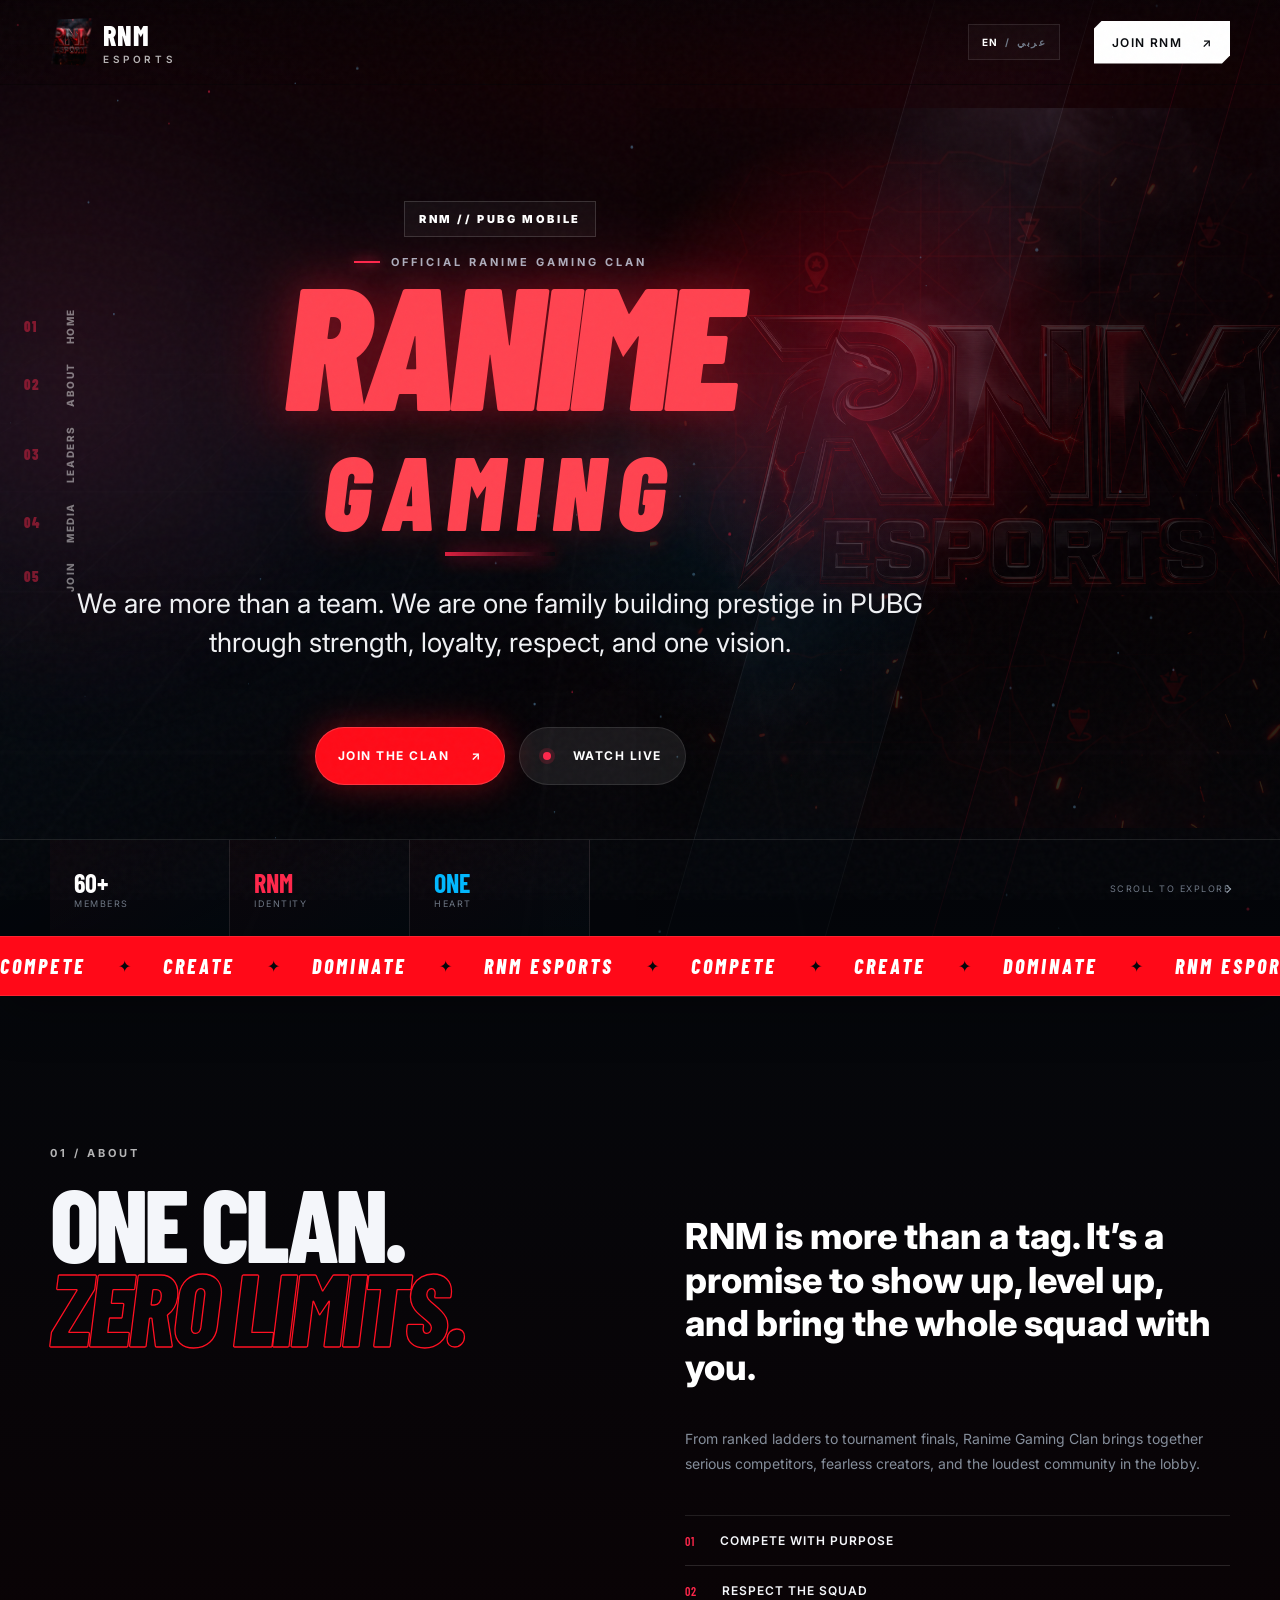
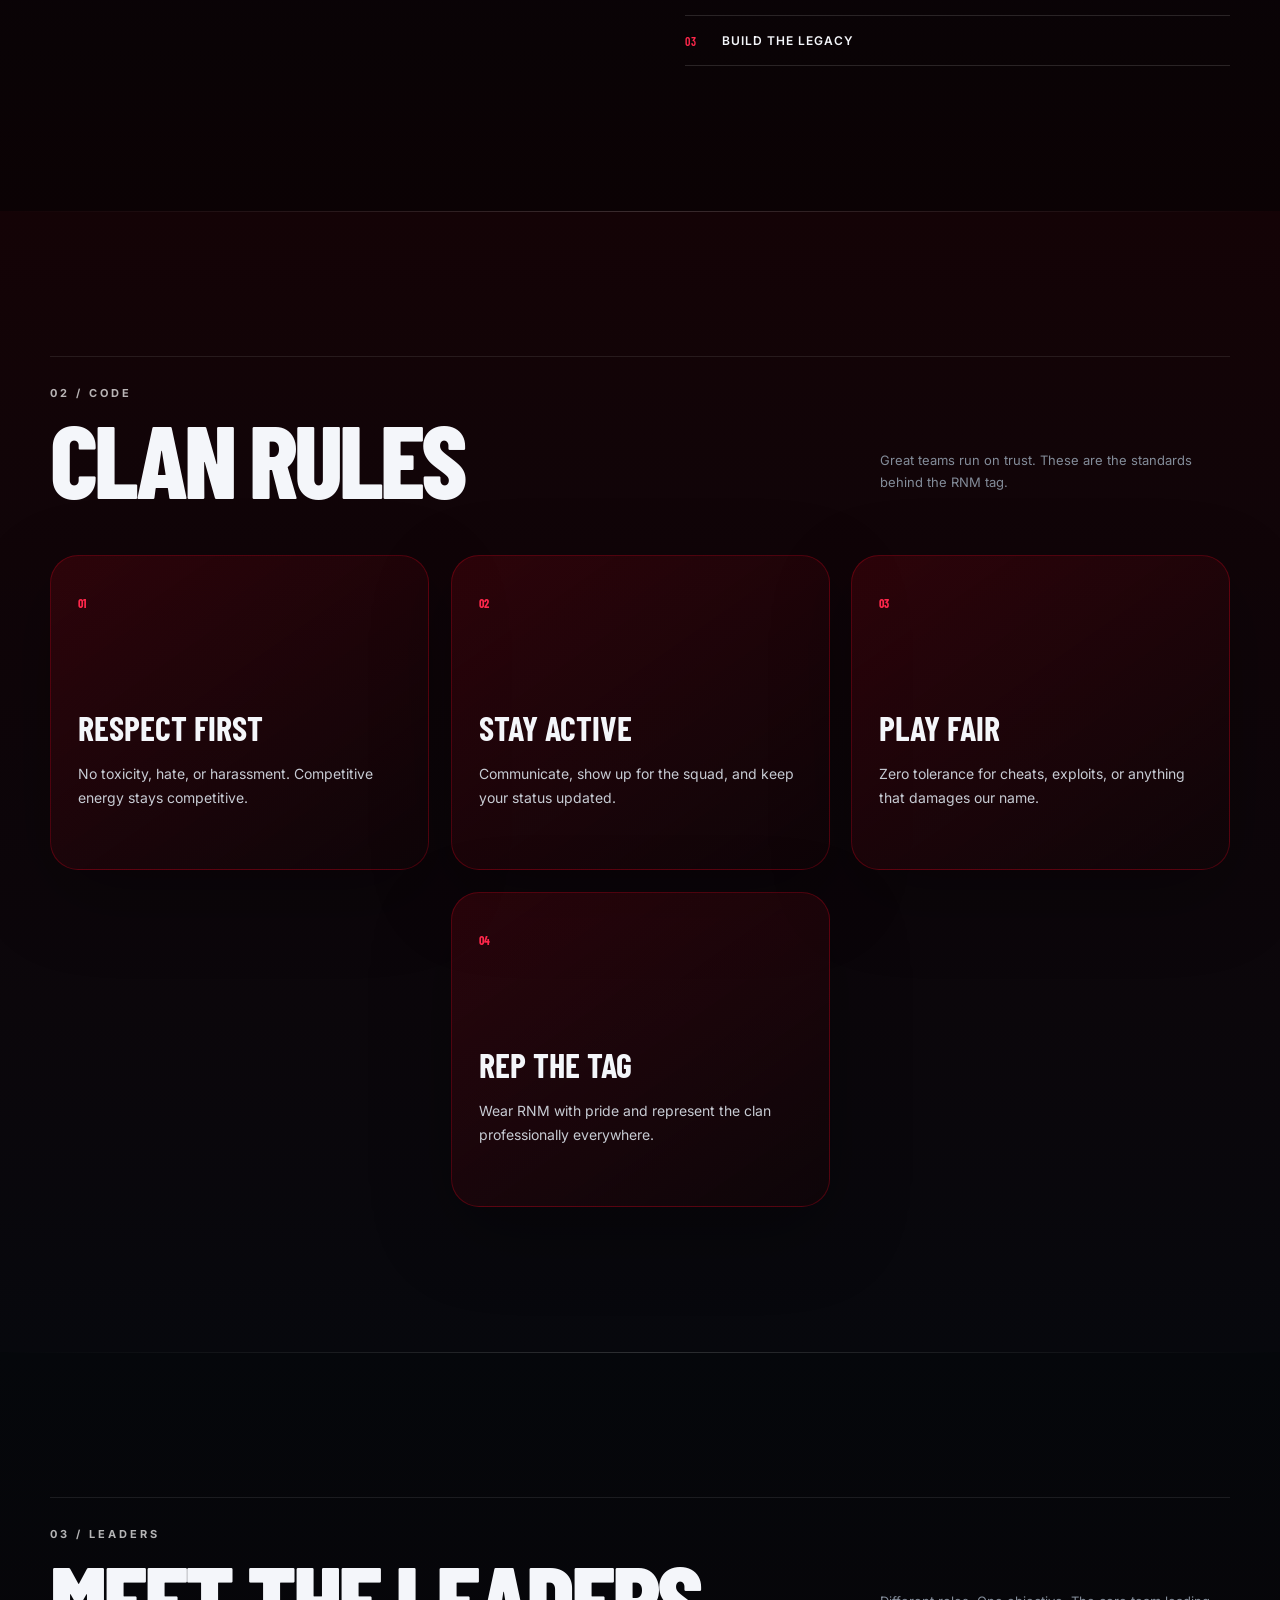
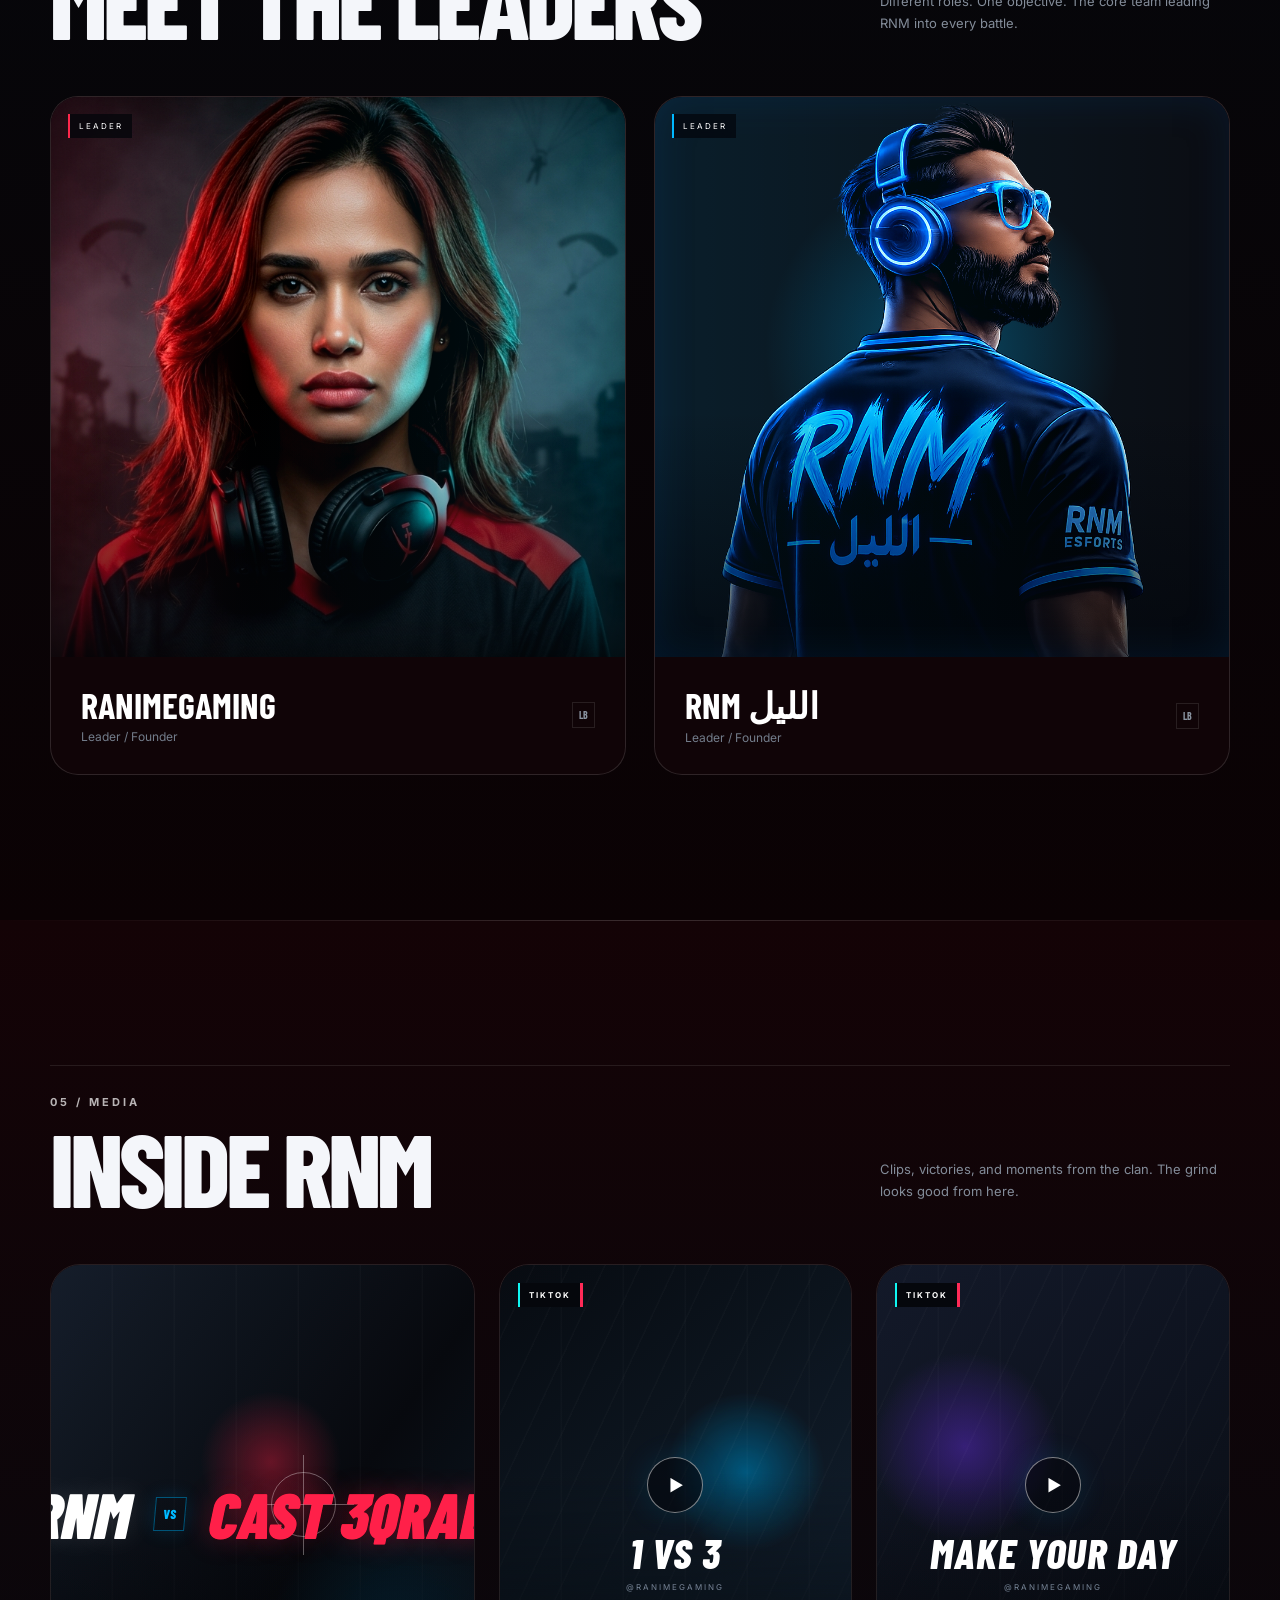
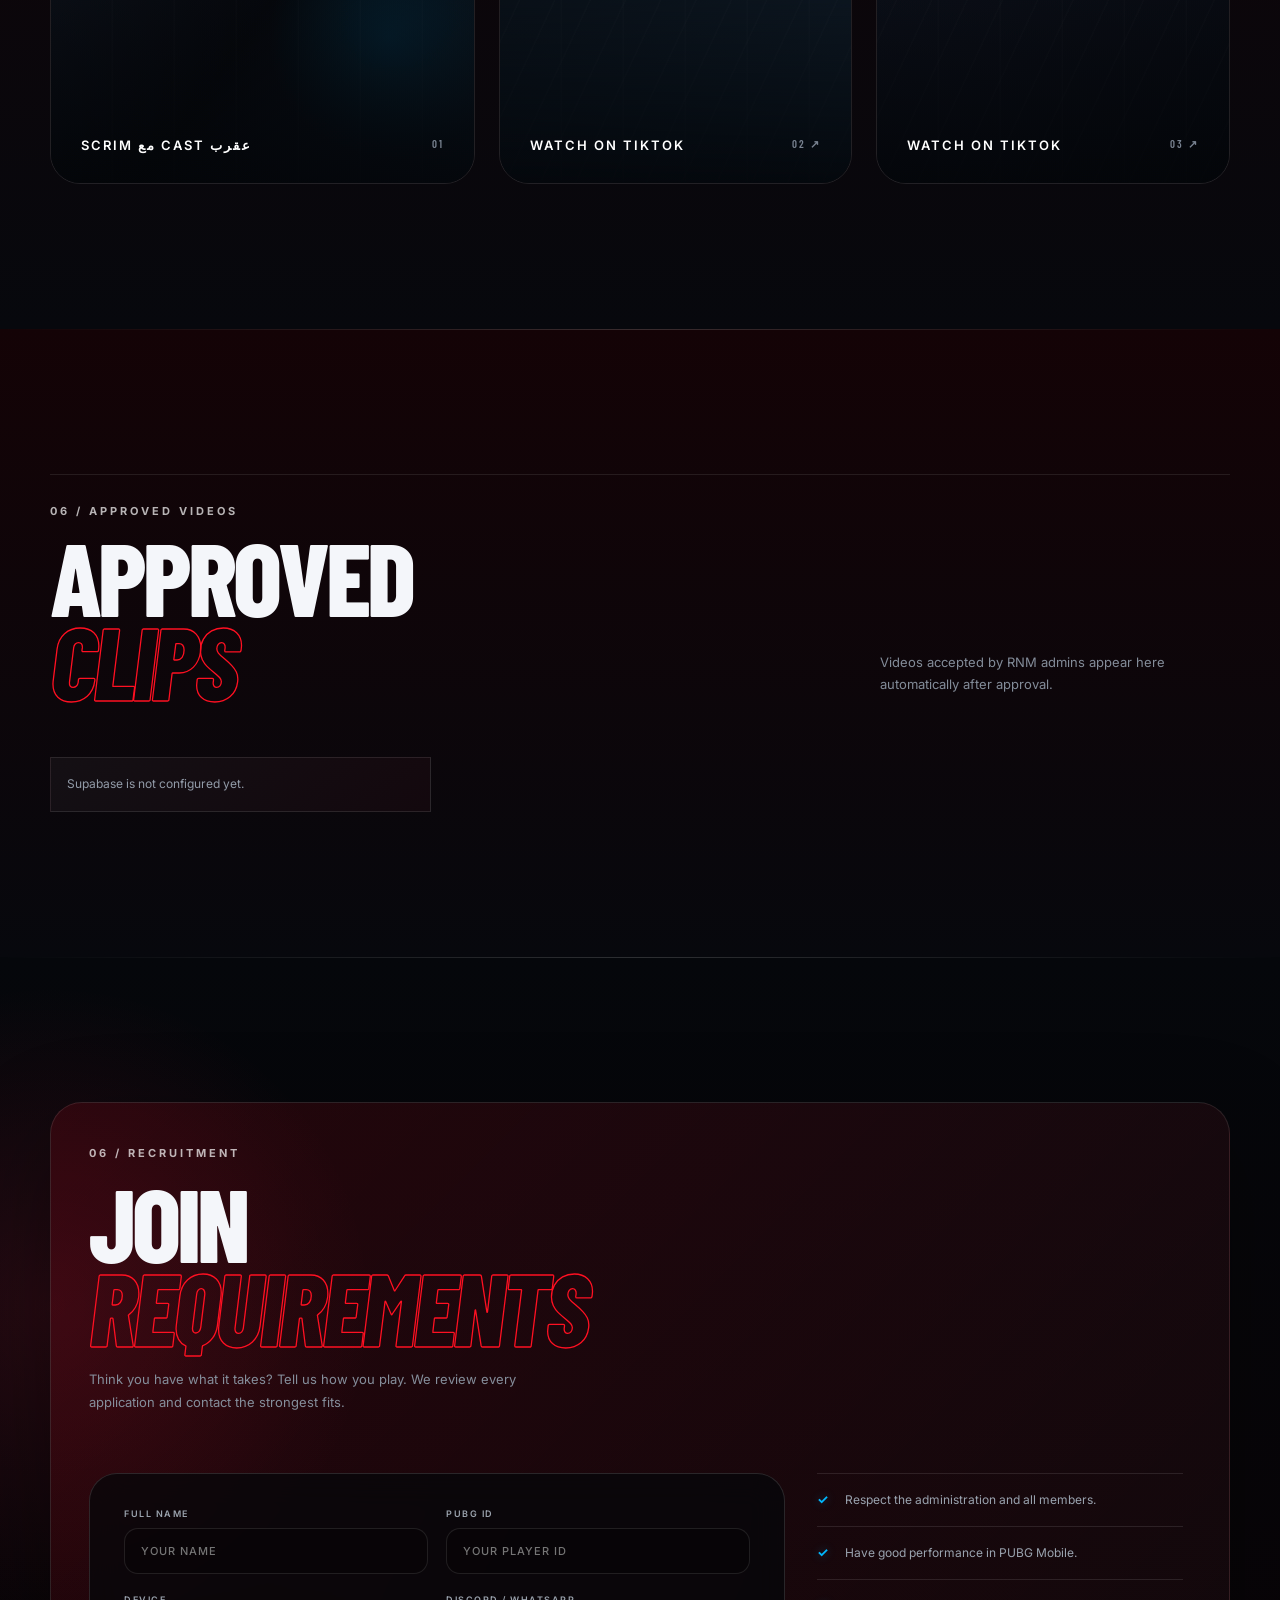
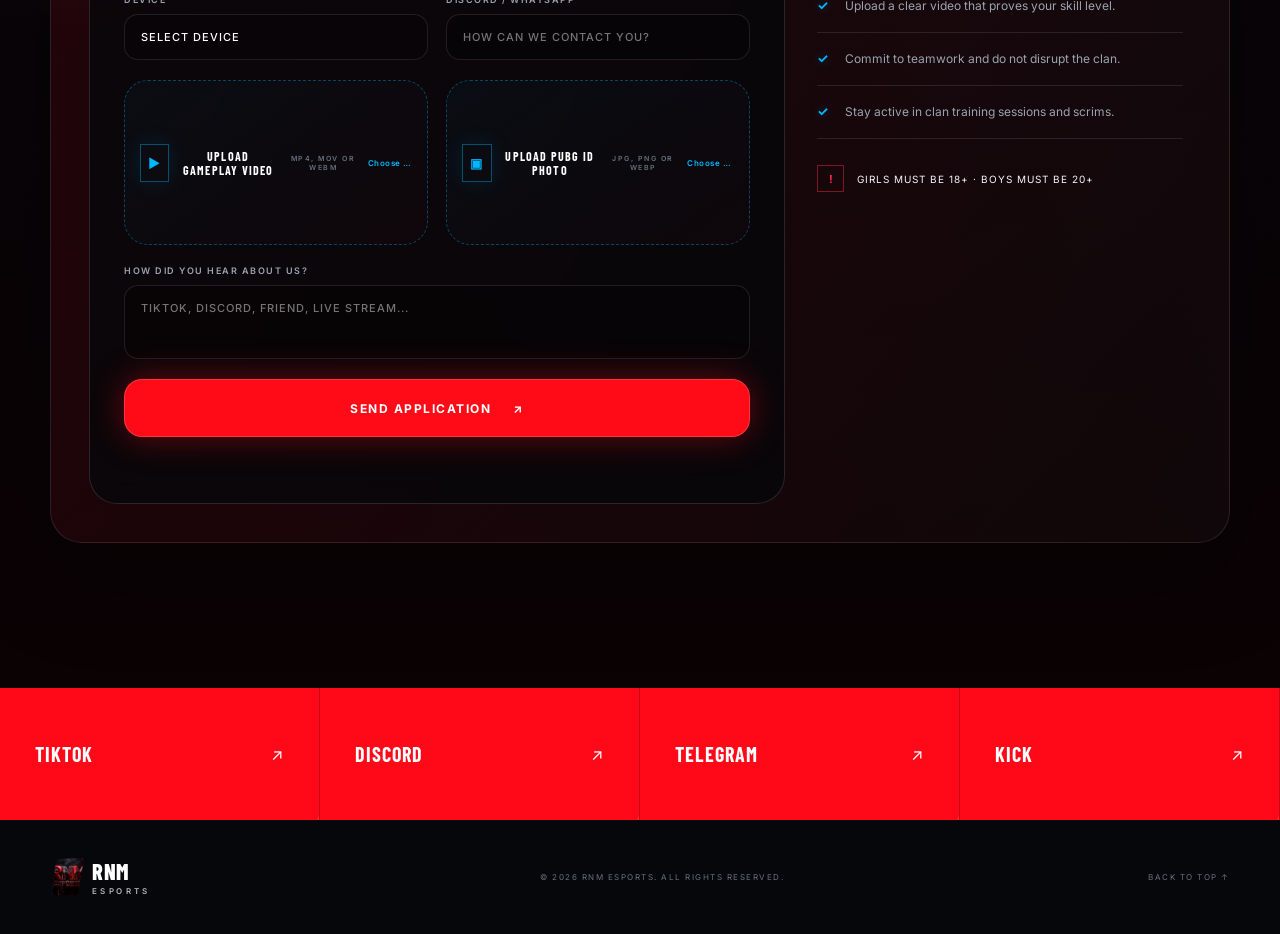
<file: index.html>
<!DOCTYPE html>
<html lang="en">
<head>
  <meta charset="UTF-8">
  <meta name="viewport" content="width=device-width, initial-scale=1.0">
  <meta name="theme-color" content="#05070b">
  <meta name="description" content="RNM Esports — Official Ranime Gaming Clan. Compete, create, dominate.">
  <title>RNM ESPORTS — Official Ranime Gaming Clan</title>
  <link rel="icon" type="image/png" href="assets/rnm-esports-logo.png">
  <link rel="preconnect" href="https://fonts.googleapis.com">
  <link rel="preconnect" href="https://fonts.gstatic.com" crossorigin>
  <link href="https://fonts.googleapis.com/css2?family=Barlow+Condensed:ital,wght@0,500;0,600;0,700;0,800;0,900;1,700&family=Inter:wght@400;500;600;700&display=swap" rel="stylesheet">
  <link rel="stylesheet" href="styles.css?v=20260709-18">
</head>
<body>
  <div class="noise"></div>
  <div class="cursor-glow" aria-hidden="true"></div>
  <div class="page-progress" aria-hidden="true"></div>
  <aside class="live-alert" id="live-alert" aria-live="polite" hidden>
    <div class="live-alert-inner container">
      <div class="live-alert-copy">
        <i class="live-dot"></i>
        <div><b>RANIME IS LIVE NOW</b><span>Join the stream and support RNM</span></div>
      </div>
      <a id="live-alert-link" href="#" target="_blank" rel="noreferrer">WATCH NOW <span>↗</span></a>
      <button id="close-live-alert" type="button" aria-label="Close live notification">×</button>
    </div>
  </aside>

  <header class="nav-wrap">
    <nav class="nav container" aria-label="Main navigation">
      <a class="brand" href="#home" aria-label="RNM Esports home">
        <span class="brand-mark logo-mark"><img src="assets/rnm-esports-logo.png" alt=""></span>
        <span class="brand-copy"><b>RNM</b><small>ESPORTS</small></span>
      </a>
      <button class="menu-btn" type="button" aria-expanded="false" aria-controls="nav-links">
        <span></span><span></span>
        <span class="sr-only">Toggle menu</span>
      </button>
      <div class="nav-links" id="nav-links">
        <div class="language-toggle" id="language-toggle" aria-label="Switch language">
          <a href="?lang=en" data-lang="en">EN</a><span>/</span><a href="?lang=ar" data-lang="ar">عربي</a>
        </div>
        <a class="nav-cta" href="#join">Join RNM <span>↗</span></a>
      </div>
    </nav>
  </header>

  <aside class="rampage-rail" aria-label="Section shortcuts">
    <a href="#home"><b>01</b><span>Home</span></a>
    <a href="#about"><b>02</b><span>About</span></a>
    <a href="#roster"><b>03</b><span>Leaders</span></a>
    <a href="#gallery"><b>04</b><span>Media</span></a>
    <a href="#join"><b>05</b><span>Join</span></a>
  </aside>

  <main>
    <section class="hero" id="home">
      <canvas id="particle-canvas" aria-hidden="true"></canvas>
      <div class="hero-grid" aria-hidden="true"></div>
      <div class="hero-aurora" aria-hidden="true"></div>
      <div class="hero-slash slash-one"></div>
      <div class="hero-slash slash-two"></div>
      <div class="container hero-inner">
        <div class="hero-copy reveal">
          <div class="eyebrow"><span></span> Official Ranime Gaming Clan</div>
          <h1><span class="ranime-word">RANIME</span><br><span class="gaming-word">GAMING</span></h1>
          <p>We are more than a team. We are one family building prestige in PUBG through strength, loyalty, respect, and one vision.</p>
          <div class="hero-actions">
            <a class="btn btn-primary" href="#join">Join the clan <span>↗</span></a>
            <a class="btn btn-ghost" id="watch-live" href="#" target="_blank" rel="noreferrer"><i class="live-dot"></i> <span class="watch-label">Watch live</span></a>
          </div>
        </div>
        <div class="hero-emblem reveal" aria-hidden="true">
          <div class="emblem-glow"></div>
          <div class="emblem-ring ring-1"></div>
          <div class="emblem-ring ring-2"></div>
          <div class="orbit orbit-a"><i></i></div>
          <div class="orbit orbit-b"><i></i></div>
          <div class="emblem-core">
            <strong class="emblem-word">RNM</strong>
            <small>ESPORTS</small>
          </div>
          <div class="status-chip">ONLINE <b>24</b></div>
          <div class="rank-chip"><small>GLOBAL RANK</small><b>#014</b></div>
        </div>
      </div>
      <div class="hero-stats">
        <div class="container stats-inner">
          <div><strong data-count="60">0</strong><span>Members</span></div>
          <div><strong>RNM</strong><span>Identity</span></div>
          <div><strong>ONE</strong><span>Heart</span></div>
          <div class="scroll-cue"><span>Scroll to explore</span><i></i></div>
        </div>
      </div>
    </section>

    <div class="ticker" aria-label="RNM Esports motto">
      <div class="ticker-track">
        <span>COMPETE</span><i>✦</i><span>CREATE</span><i>✦</i><span>DOMINATE</span><i>✦</i><span>RNM ESPORTS</span><i>✦</i>
        <span>COMPETE</span><i>✦</i><span>CREATE</span><i>✦</i><span>DOMINATE</span><i>✦</i><span>RNM ESPORTS</span><i>✦</i>
      </div>
    </div>

    <section class="section about" id="about">
      <div class="container about-grid">
        <div class="section-heading reveal">
          <span class="section-index">01 / ABOUT</span>
          <h2>ONE CLAN.<br><em>ZERO LIMITS.</em></h2>
        </div>
        <div class="about-copy reveal">
          <p class="lead">RNM is more than a tag. It’s a promise to show up, level up, and bring the whole squad with you.</p>
          <p>From ranked ladders to tournament finals, Ranime Gaming Clan brings together serious competitors, fearless creators, and the loudest community in the lobby.</p>
          <div class="values">
            <div><b>01</b><span>Compete with purpose</span></div>
            <div><b>02</b><span>Respect the squad</span></div>
            <div><b>03</b><span>Build the legacy</span></div>
          </div>
        </div>
      </div>
    </section>

    <section class="section rules" id="rules">
      <div class="container">
        <div class="section-top reveal">
          <div><span class="section-index">02 / CODE</span><h2>CLAN RULES</h2></div>
          <p>Great teams run on trust. These are the standards behind the RNM tag.</p>
        </div>
        <div class="rule-grid">
          <article class="rule-card reveal"><span>01</span><h3>Respect first</h3><p>No toxicity, hate, or harassment. Competitive energy stays competitive.</p></article>
          <article class="rule-card reveal"><span>02</span><h3>Stay active</h3><p>Communicate, show up for the squad, and keep your status updated.</p></article>
          <article class="rule-card reveal"><span>03</span><h3>Play fair</h3><p>Zero tolerance for cheats, exploits, or anything that damages our name.</p></article>
          <article class="rule-card reveal"><span>04</span><h3>Rep the tag</h3><p>Wear RNM with pride and represent the clan professionally everywhere.</p></article>
        </div>
      </div>
    </section>

    <section class="section roster" id="roster">
      <div class="container">
        <div class="section-top reveal">
          <div><span class="section-index">03 / LEADERS</span><h2>MEET THE LEADERS</h2></div>
          <p>Different roles. One objective. The core team leading RNM into every battle.</p>
        </div>
        <div class="team-grid">
          <a class="player-card player-link reveal" href="https://www.tiktok.com/@ranimegaming" target="_blank" rel="noreferrer" aria-label="Open RanimeGaming on TikTok">
            <div class="player-visual red leader-visual">
              <img class="player-photo" src="assets/ranimegaming-leader.jpg" alt="RanimeGaming, RNM Esports leader">
              <span class="role">LEADER</span>
            </div>
            <div class="player-info"><div><h3>RANIMEGAMING</h3><p>Leader / Founder</p></div><span>LB</span></div>
          </a>
          <a class="player-card player-link reveal" href="https://www.tiktok.com/@darwish.hajj" target="_blank" rel="noreferrer" aria-label="Open RNM الليل on TikTok">
            <div class="player-visual blue member-photo-visual">
              <img class="player-photo" src="assets/rnm-al-layl.png" alt="RNM الليل, RNM Esports captain">
              <span class="role">LEADER</span>
            </div>
            <div class="player-info"><div><h3>RNM الليل</h3><p>Leader / Founder</p></div><span>LB</span></div>
          </a>
        </div>
      </div>
    </section>

    <section class="section gallery" id="gallery">
      <div class="container">
        <div class="section-top reveal">
          <div><span class="section-index">05 / MEDIA</span><h2>INSIDE RNM</h2></div>
          <p>Clips, victories, and moments from the clan. The grind looks good from here.</p>
        </div>
        <div class="gallery-grid">
          <a class="gallery-item gallery-main scrim-feature reveal" href="https://www.tiktok.com/@ranimegaming/video/7637928309866745095" target="_blank" rel="noreferrer" aria-label="Watch RNM versus CAST عقرب scrim on TikTok">
            <div class="scene scene-1"><span class="crosshair"></span><div class="versus-mark"><b>RNM</b><i>VS</i><b>CAST 3QRAB</b></div></div>
            <div class="gallery-label"><span>SCRIM مع CAST عقرب</span><b>01</b></div>
          </a>
          <a class="gallery-item tiktok-card reveal" href="https://vt.tiktok.com/ZSYVrwwBP/" target="_blank" rel="noreferrer" aria-label="Watch 1 vs 3 on RanimeGaming TikTok">
            <div class="scene tiktok-scene scene-2">
              <span class="tiktok-badge">TIKTOK</span>
              <span class="video-play">▶</span>
              <strong>1 VS 3</strong>
              <small>@RANIMEGAMING</small>
            </div>
            <div class="gallery-label"><span>WATCH ON TIKTOK</span><b>02 ↗</b></div>
          </a>
          <a class="gallery-item tiktok-card reveal" href="https://vt.tiktok.com/ZSYVrsYfb/" target="_blank" rel="noreferrer" aria-label="Watch Make Your Day on RanimeGaming TikTok">
            <div class="scene tiktok-scene scene-3">
              <span class="tiktok-badge">TIKTOK</span>
              <span class="video-play">▶</span>
              <strong>MAKE YOUR DAY</strong>
              <small>@RANIMEGAMING</small>
            </div>
            <div class="gallery-label"><span>WATCH ON TIKTOK</span><b>03 ↗</b></div>
          </a>
        </div>
      </div>
    </section>

    <section class="section join" id="join">
      <div class="join-glow"></div>
      <div class="container join-grid">
        <div class="join-copy reveal">
          <span class="section-index">06 / RECRUITMENT</span>
          <h2>JOIN<br><em>REQUIREMENTS</em></h2>
          <p>Think you have what it takes? Tell us how you play. We review every application and contact the strongest fits.</p>
        </div>
        <form class="join-form reveal" id="join-form">
          <div class="form-row">
            <label>Full name<input name="fullName" type="text" placeholder="YOUR NAME" autocomplete="name" required></label>
            <label>PUBG ID<input name="pubgId" type="text" inputmode="numeric" placeholder="YOUR PLAYER ID" required></label>
          </div>
          <div class="form-row">
            <label>Device
              <select name="device" required>
                <option value="">SELECT DEVICE</option>
                <option>Phone</option>
                <option>Tablet / iPad</option>
              </select>
            </label>
            <label>Discord / WhatsApp<input name="contact" type="text" placeholder="HOW CAN WE CONTACT YOU?" required></label>
          </div>
          <div class="upload-grid">
            <label class="upload-box">
              <input name="gameplayVideo" type="file" accept="video/mp4,video/webm,video/quicktime" required>
              <span class="upload-icon">▶</span>
              <b>UPLOAD GAMEPLAY VIDEO</b>
              <small>MP4, MOV or WEBM</small>
              <em class="file-name">Choose video</em>
            </label>
            <label class="upload-box">
              <input name="pubgIdImage" type="file" accept="image/jpeg,image/png,image/webp" required>
              <span class="upload-icon">▣</span>
              <b>UPLOAD PUBG ID PHOTO</b>
              <small>JPG, PNG or WEBP</small>
              <em class="file-name">Choose photo</em>
            </label>
          </div>
          <label>How did you hear about us? <textarea name="experience" rows="3" placeholder="TIKTOK, DISCORD, FRIEND, LIVE STREAM..."></textarea></label>
          <button class="btn btn-primary submit-btn" type="submit">Send application <span>↗</span></button>
          <p class="form-status" role="status"></p>
        </form>
        <aside class="acceptance-requirements reveal">
          <ul>
            <li>Respect the administration and all members.</li>
            <li>Have good performance in PUBG Mobile.</li>
            <li>Upload a clear video that proves your skill level.</li>
            <li>Commit to teamwork and do not disrupt the clan.</li>
            <li>Stay active in clan training sessions and scrims.</li>
          </ul>
          <div class="join-note"><span>!</span><p>Girls must be 18+ · Boys must be 20+</p></div>
        </aside>
      </div>
    </section>

    <section class="social-strip" aria-label="Social links">
      <a href="https://www.tiktok.com/@ranimegaming" target="_blank" rel="noreferrer"><span>TIKTOK</span><b>↗</b></a>
      <a href="https://discord.gg/p7MRAWybR" target="_blank" rel="noreferrer"><span>DISCORD</span><b>↗</b></a>
      <a href="https://t.me/ranimegaming" target="_blank" rel="noreferrer"><span>TELEGRAM</span><b>↗</b></a>
      <a href="https://kick.com/ranimegaming" target="_blank" rel="noreferrer"><span>KICK</span><b>↗</b></a>
    </section>
  </main>

  <footer>
    <div class="container footer-inner">
      <a class="brand footer-brand" href="#home"><span class="brand-mark logo-mark"><img src="assets/rnm-esports-logo.png" alt=""></span><span class="brand-copy"><b>RNM</b><small>ESPORTS</small></span></a>
      <p>© 2026 RNM ESPORTS. ALL RIGHTS RESERVED.</p>
      <a href="#home" class="back-top">BACK TO TOP ↑</a>
    </div>
  </footer>
  <script src="config.js?v=20260709-14"></script>
  <script src="supabase-app.js?v=20260709-14"></script>
  <script src="script.js?v=20260709-14"></script>
</body>
</html>
</file>
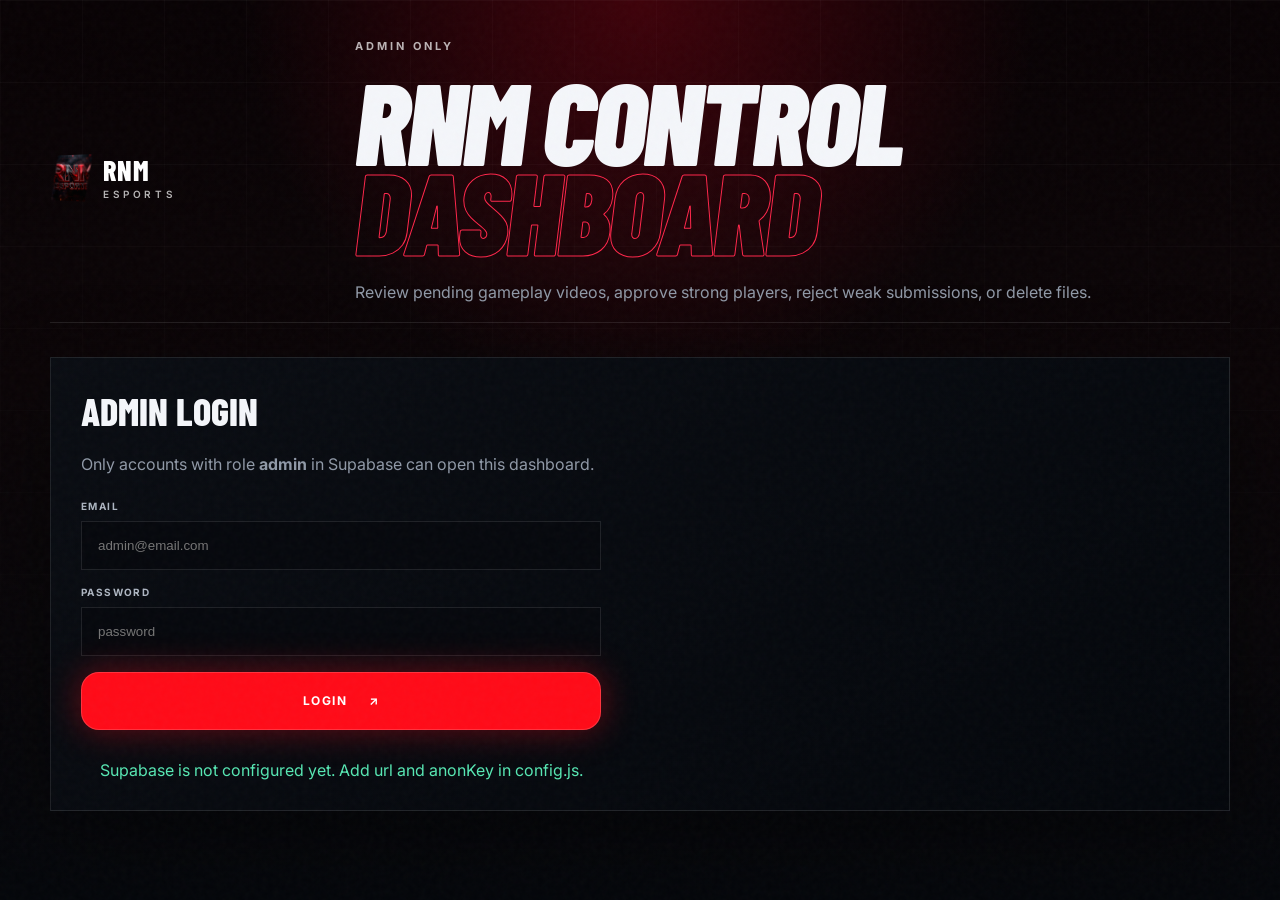
<file: admin.html>
<!DOCTYPE html>
<html lang="en">
<head>
  <meta charset="UTF-8">
  <meta name="viewport" content="width=device-width, initial-scale=1.0">
  <meta name="theme-color" content="#05070b">
  <title>Admin Dashboard — RNM ESPORTS</title>
  <link rel="icon" type="image/png" href="assets/rnm-esports-logo.png">
  <link rel="preconnect" href="https://fonts.googleapis.com">
  <link rel="preconnect" href="https://fonts.gstatic.com" crossorigin>
  <link href="https://fonts.googleapis.com/css2?family=Barlow+Condensed:ital,wght@0,500;0,600;0,700;0,800;0,900;1,700&family=Inter:wght@400;500;600;700&display=swap" rel="stylesheet">
  <link rel="stylesheet" href="styles.css?v=20260709-15">
</head>
<body class="admin-body">
  <div class="noise"></div>
  <main class="admin-shell">
    <section class="admin-hero">
      <a class="brand" href="index.html">
        <span class="brand-mark logo-mark"><img src="assets/rnm-esports-logo.png" alt=""></span>
        <span class="brand-copy"><b>RNM</b><small>ESPORTS</small></span>
      </a>
      <div>
        <span class="section-index">ADMIN ONLY</span>
        <h1>RNM CONTROL<br><em>DASHBOARD</em></h1>
        <p>Review pending gameplay videos, approve strong players, reject weak submissions, or delete files.</p>
      </div>
    </section>

    <section class="admin-panel">
      <div class="auth-card" id="admin-login-card">
        <h2>Admin login</h2>
        <p class="muted">Only accounts with role <b>admin</b> in Supabase can open this dashboard.</p>
        <form id="admin-login-form" class="admin-form">
          <label>Email<input name="email" type="email" placeholder="admin@email.com" required></label>
          <label>Password<input name="password" type="password" placeholder="password" required></label>
          <button class="btn btn-primary submit-btn" type="submit">Login <span>↗</span></button>
          <p class="form-status" id="admin-login-status"></p>
        </form>
      </div>

      <div class="dashboard-card" id="admin-dashboard" hidden>
        <div class="dashboard-top">
          <div>
            <span class="section-index">PENDING VIDEOS</span>
            <h2>Review queue</h2>
          </div>
          <div class="admin-actions">
            <button class="btn btn-ghost" id="refresh-videos" type="button">Refresh</button>
            <button class="small-danger" id="admin-logout" type="button">Logout</button>
          </div>
        </div>
        <div class="admin-video-list" id="admin-video-list">
          <article class="video-empty">Loading pending videos...</article>
        </div>
      </div>
    </section>
  </main>

  <script src="config.js?v=20260709-14"></script>
  <script src="supabase-app.js?v=20260709-14"></script>
  <script src="admin.js?v=20260709-14"></script>
</body>
</html>
</file>
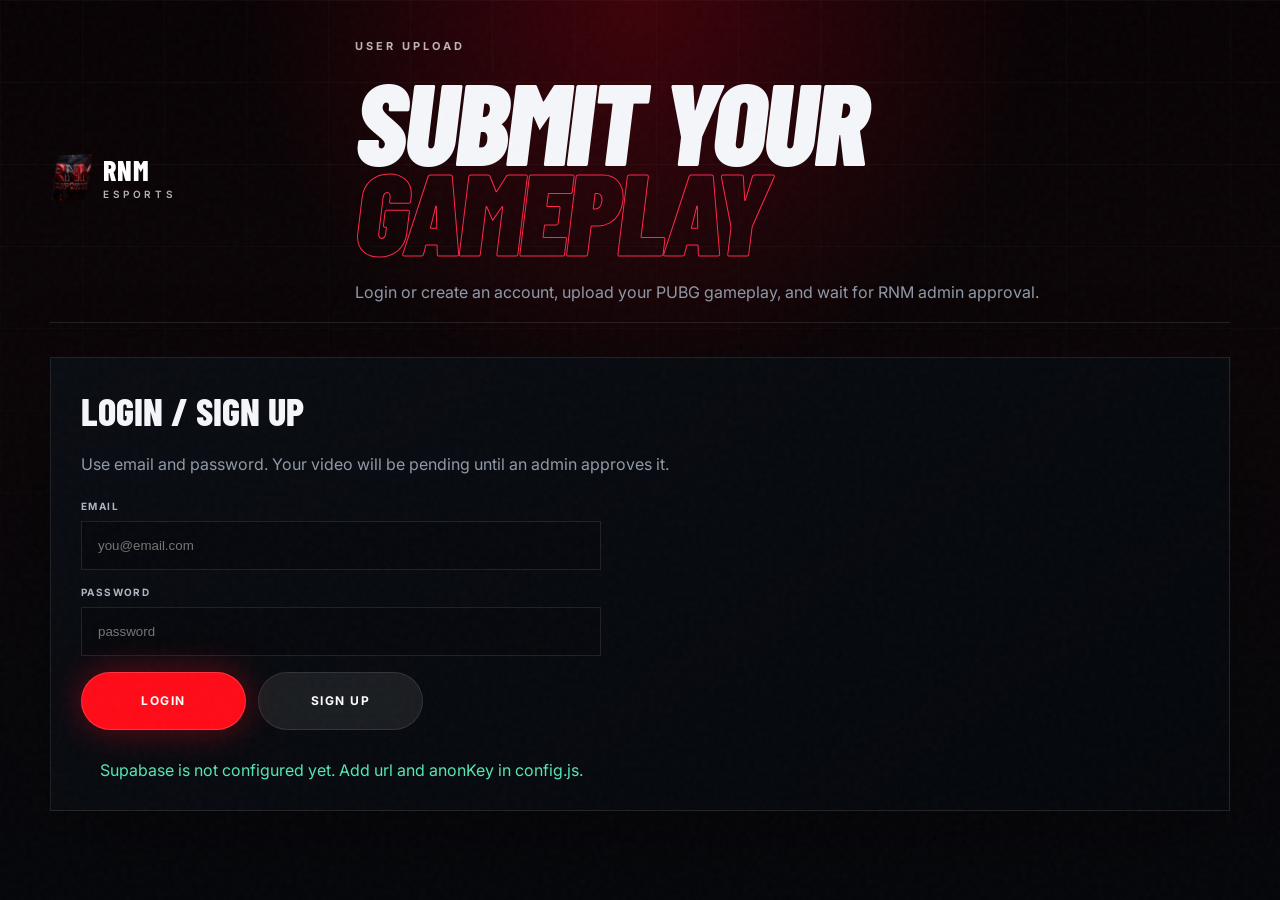
<file: upload.html>
<!DOCTYPE html>
<html lang="en">
<head>
  <meta charset="UTF-8">
  <meta name="viewport" content="width=device-width, initial-scale=1.0">
  <meta name="theme-color" content="#05070b">
  <title>Upload Video — RNM ESPORTS</title>
  <link rel="icon" type="image/png" href="assets/rnm-esports-logo.png">
  <link rel="preconnect" href="https://fonts.googleapis.com">
  <link rel="preconnect" href="https://fonts.gstatic.com" crossorigin>
  <link href="https://fonts.googleapis.com/css2?family=Barlow+Condensed:ital,wght@0,500;0,600;0,700;0,800;0,900;1,700&family=Inter:wght@400;500;600;700&display=swap" rel="stylesheet">
  <link rel="stylesheet" href="styles.css?v=20260709-15">
</head>
<body class="admin-body">
  <div class="noise"></div>
  <main class="admin-shell">
    <section class="admin-hero">
      <a class="brand" href="index.html">
        <span class="brand-mark logo-mark"><img src="assets/rnm-esports-logo.png" alt=""></span>
        <span class="brand-copy"><b>RNM</b><small>ESPORTS</small></span>
      </a>
      <div>
        <span class="section-index">USER UPLOAD</span>
        <h1>SUBMIT YOUR<br><em>GAMEPLAY</em></h1>
        <p>Login or create an account, upload your PUBG gameplay, and wait for RNM admin approval.</p>
      </div>
    </section>

    <section class="admin-panel">
      <div class="auth-card" id="user-auth-card">
        <h2>Login / Sign up</h2>
        <p class="muted">Use email and password. Your video will be pending until an admin approves it.</p>
        <form id="user-auth-form" class="admin-form">
          <label>Email<input name="email" type="email" placeholder="you@email.com" required></label>
          <label>Password<input name="password" type="password" placeholder="password" minlength="6" required></label>
          <div class="admin-actions">
            <button class="btn btn-primary" type="submit" data-mode="login">Login</button>
            <button class="btn btn-ghost" type="button" id="signup-btn">Sign up</button>
          </div>
          <p class="form-status" id="user-auth-status"></p>
        </form>
      </div>

      <form class="join-form upload-page-form" id="upload-form" hidden>
        <div class="admin-userbar">
          <b id="upload-user-email">Logged in</b>
          <button type="button" class="small-danger" id="upload-logout">Logout</button>
        </div>
        <div class="form-row">
          <label>Full name<input name="fullName" type="text" placeholder="YOUR NAME" autocomplete="name" required></label>
          <label>PUBG ID<input name="pubgId" type="text" inputmode="numeric" placeholder="YOUR PLAYER ID" required></label>
        </div>
        <div class="form-row">
          <label>Device
            <select name="device" required>
              <option value="">SELECT DEVICE</option>
              <option>Phone</option>
              <option>Tablet / iPad</option>
            </select>
          </label>
          <label>Discord / WhatsApp<input name="contact" type="text" placeholder="HOW CAN WE CONTACT YOU?" required></label>
        </div>
        <label>How did you hear about us? <textarea name="experience" rows="3" placeholder="TIKTOK, DISCORD, FRIEND, LIVE STREAM..."></textarea></label>
        <div class="upload-grid">
          <label class="upload-box">
            <input name="gameplayVideo" type="file" accept="video/mp4,video/webm,video/quicktime" required>
            <span class="upload-icon">▶</span>
            <b>UPLOAD GAMEPLAY VIDEO</b>
            <small>MP4, MOV or WEBM</small>
            <em class="file-name">Choose video</em>
          </label>
          <label class="upload-box">
            <input name="pubgIdImage" type="file" accept="image/jpeg,image/png,image/webp">
            <span class="upload-icon">▣</span>
            <b>UPLOAD PUBG ID PHOTO</b>
            <small>JPG, PNG or WEBP</small>
            <em class="file-name">Choose photo</em>
          </label>
        </div>
        <button class="btn btn-primary submit-btn" type="submit">Submit for review <span>↗</span></button>
        <p class="form-status" role="status"></p>
      </form>
    </section>
  </main>

  <script src="config.js?v=20260709-14"></script>
  <script src="supabase-app.js?v=20260709-14"></script>
  <script src="upload.js?v=20260709-14"></script>
</body>
</html>
</file>
<file: styles.css>
:root{--bg:#05070b;--panel:#0a0d13;--line:rgba(255,255,255,.1);--text:#f4f6fa;--muted:#8e95a3;--red:#ff274b;--blue:#00b8ff;--font-display:"Barlow Condensed",sans-serif;--font-body:"Inter",sans-serif}
*{box-sizing:border-box}html{scroll-behavior:smooth}body{margin:0;background:var(--bg);color:var(--text);font-family:var(--font-body);overflow-x:hidden}.noise{position:fixed;inset:0;opacity:.035;pointer-events:none;z-index:99;background-image:url("data:image/svg+xml,%3Csvg viewBox='0 0 180 180' xmlns='http://www.w3.org/2000/svg'%3E%3Cfilter id='n'%3E%3CfeTurbulence type='fractalNoise' baseFrequency='.85' numOctaves='3' stitchTiles='stitch'/%3E%3C/filter%3E%3Crect width='100%25' height='100%25' filter='url(%23n)' opacity='.8'/%3E%3C/svg%3E")}.cursor-glow{position:fixed;width:420px;height:420px;border-radius:50%;background:radial-gradient(circle,rgba(0,184,255,.09),transparent 65%);pointer-events:none;transform:translate(-50%,-50%);z-index:0}.container{width:min(1180px,calc(100% - 48px));margin:auto}.sr-only{position:absolute;width:1px;height:1px;padding:0;margin:-1px;overflow:hidden;clip:rect(0,0,0,0);white-space:nowrap;border:0}
.nav-wrap{position:fixed;top:0;left:0;width:100%;z-index:50;border-bottom:1px solid transparent;transition:.3s}.nav-wrap.scrolled{background:rgba(5,7,11,.84);backdrop-filter:blur(18px);border-color:var(--line)}.nav{height:84px;display:flex;align-items:center;justify-content:space-between}.brand{display:flex;align-items:center;gap:11px;color:#fff;text-decoration:none}.brand-mark{width:42px;height:46px;display:grid;place-items:center;font:900 31px/1 var(--font-display);font-style:italic;background:linear-gradient(135deg,var(--red),#9a0d2b);clip-path:polygon(18% 0,100% 0,82% 100%,0 100%)}.brand-copy{display:grid;line-height:.8}.brand-copy b{font:800 24px/1 var(--font-display);letter-spacing:1px}.brand-copy small{font:600 10px/1 var(--font-body);letter-spacing:3.6px;color:var(--muted);margin-top:5px}.nav-links{display:flex;align-items:center;gap:34px}.nav-links a{color:#aeb4c0;text-decoration:none;text-transform:uppercase;font:600 12px var(--font-body);letter-spacing:1.4px;transition:.2s}.nav-links a:hover{color:#fff}.nav-links .nav-cta{background:#fff;color:#080a0e;padding:14px 18px;clip-path:polygon(8px 0,100% 0,100% calc(100% - 8px),calc(100% - 8px) 100%,0 100%,0 8px)}.nav-links .nav-cta:hover{background:var(--red);color:#fff}.nav-cta span{margin-left:15px}.menu-btn{display:none;background:none;border:0;width:42px;height:42px;padding:10px}.menu-btn span:not(.sr-only){display:block;height:2px;background:#fff;margin:7px 0}
.hero{min-height:100vh;position:relative;display:flex;align-items:center;overflow:hidden;background:radial-gradient(circle at 72% 42%,rgba(0,76,120,.16),transparent 28%),radial-gradient(circle at 18% 52%,rgba(255,39,75,.08),transparent 30%)}#particle-canvas,.hero-grid{position:absolute;inset:0;width:100%;height:100%}.hero-grid{opacity:.16;background-image:linear-gradient(rgba(255,255,255,.06) 1px,transparent 1px),linear-gradient(90deg,rgba(255,255,255,.06) 1px,transparent 1px);background-size:76px 76px;mask-image:linear-gradient(to bottom,transparent 5%,#000 40%,transparent 92%);transform:perspective(600px) rotateX(56deg) scale(1.7) translateY(20%)}.hero-slash{position:absolute;width:160px;height:130%;top:-15%;transform:skewX(-16deg);border:1px solid rgba(255,255,255,.07)}.slash-one{right:25%;background:linear-gradient(180deg,transparent,rgba(0,184,255,.05),transparent)}.slash-two{right:12%;width:60px;border-color:rgba(255,39,75,.12)}.hero-inner{position:relative;z-index:2;display:grid;grid-template-columns:1.2fr .8fr;align-items:center;padding:150px 0 120px}.eyebrow,.section-index{text-transform:uppercase;font-size:11px;font-weight:700;letter-spacing:3px;color:#a6adbb}.eyebrow{display:flex;align-items:center;gap:11px}.eyebrow span{display:block;width:26px;height:2px;background:var(--red);box-shadow:0 0 12px var(--red)}.hero h1,.section h2{font-family:var(--font-display);margin:20px 0;text-transform:uppercase;line-height:.76;letter-spacing:-3px}.hero h1{font-size:clamp(92px,14vw,190px);font-style:italic;font-weight:900;text-shadow:0 10px 50px rgba(0,0,0,.4)}.hero h1 span{color:transparent;-webkit-text-stroke:2px #fff;position:relative}.hero h1 span:after{content:"RNM";position:absolute;left:5px;top:5px;color:transparent;-webkit-text-stroke:1px rgba(255,39,75,.55);z-index:-1}.hero-copy>p{max-width:580px;color:#a9afbb;line-height:1.75;font-size:15px}.hero-actions{display:flex;gap:14px;margin-top:34px}.btn{border:0;display:inline-flex;align-items:center;justify-content:center;gap:22px;min-width:165px;padding:17px 23px;text-decoration:none;text-transform:uppercase;font:700 12px var(--font-body);letter-spacing:1.5px;cursor:pointer;transition:.25s;clip-path:polygon(10px 0,100% 0,100% calc(100% - 10px),calc(100% - 10px) 100%,0 100%,0 10px)}.btn-primary{color:#fff;background:linear-gradient(110deg,#ff2148,#b90d2b);box-shadow:0 0 30px rgba(255,39,75,.22)}.btn-primary:hover{transform:translateY(-3px);box-shadow:0 5px 36px rgba(255,39,75,.45)}.btn-ghost{border:1px solid var(--line);color:#fff;background:rgba(255,255,255,.03)}.btn-ghost:hover{border-color:rgba(0,184,255,.55);background:rgba(0,184,255,.07)}.live-dot{width:8px;height:8px;background:#ff274b;border-radius:50%;box-shadow:0 0 0 4px rgba(255,39,75,.16);animation:pulse 1.5s infinite}.hero-emblem{position:relative;width:min(420px,35vw);aspect-ratio:1;margin-left:auto;display:grid;place-items:center}.emblem-ring{position:absolute;border-radius:50%;border:1px solid rgba(255,255,255,.14)}.ring-1{inset:0;border-style:dashed;animation:spin 35s linear infinite}.ring-2{inset:12%;border-color:rgba(0,184,255,.35);box-shadow:inset 0 0 45px rgba(0,184,255,.05);animation:spin 25s linear infinite reverse}.emblem-core{width:58%;height:58%;display:flex;flex-direction:column;align-items:center;justify-content:center;background:linear-gradient(140deg,rgba(15,23,35,.95),rgba(4,7,12,.95));clip-path:polygon(50% 0,93% 24%,82% 82%,50% 100%,18% 82%,7% 24%);filter:drop-shadow(0 0 35px rgba(0,184,255,.18))}.emblem-core span{font:900 150px/1 var(--font-display);font-style:italic;background:linear-gradient(135deg,#fff 20%,#566575 75%);-webkit-background-clip:text;color:transparent}.emblem-core small{font-size:8px;letter-spacing:4px;color:#77818e}.status-chip{position:absolute;right:-20px;top:22%;padding:10px 14px;background:#090d13;border:1px solid rgba(0,184,255,.35);font-size:9px;letter-spacing:2px;color:#8e9aa8}.status-chip b{color:#fff;margin-left:8px}.hero-stats{position:absolute;bottom:0;left:0;width:100%;z-index:3;border-top:1px solid var(--line);background:rgba(4,6,10,.5)}.stats-inner{display:grid;grid-template-columns:repeat(3,180px) 1fr;align-items:center;height:96px}.stats-inner>div{display:grid;border-right:1px solid var(--line);padding-left:24px}.stats-inner strong{font:700 26px var(--font-display)}.stats-inner span{font-size:9px;text-transform:uppercase;letter-spacing:1.5px;color:#707987}.scroll-cue{border:0!important;display:flex!important;grid-template-columns:1fr 32px!important;justify-content:end;align-items:center}.scroll-cue i{height:1px;background:#55606d;position:relative}.scroll-cue i:after{content:"";position:absolute;right:0;top:-2px;width:5px;height:5px;border-top:1px solid #9ca6b2;border-right:1px solid #9ca6b2;transform:rotate(45deg)}
.section{padding:130px 0;position:relative}.section h2{font-size:clamp(58px,7vw,96px);font-weight:800}.section h2 em{font-style:italic;color:transparent;-webkit-text-stroke:1px var(--red)}.about-grid{display:grid;grid-template-columns:1fr 1fr;gap:90px}.about-copy{padding-top:38px}.about-copy p{color:#858e9b;line-height:1.85;font-size:14px}.about-copy .lead{color:#e4e7ec;font:500 23px/1.5 var(--font-body)}.values{margin-top:38px;border-top:1px solid var(--line)}.values div{display:flex;gap:25px;align-items:center;padding:17px 0;border-bottom:1px solid var(--line);text-transform:uppercase;font:600 12px var(--font-body);letter-spacing:1px}.values b{font:600 12px var(--font-display);color:var(--red)}
.rules,.gallery{background:#080b10}.section-top{display:flex;justify-content:space-between;align-items:flex-end;margin-bottom:54px}.section-top h2{font-size:clamp(52px,6vw,78px);margin:16px 0 0}.section-top>p{width:350px;color:#838c99;line-height:1.7;font-size:13px;margin-bottom:8px}.rule-grid{display:grid;grid-template-columns:repeat(4,1fr);gap:1px;background:var(--line);border:1px solid var(--line)}.rule-card{background:#080b10;padding:36px 27px;min-height:265px;position:relative;overflow:hidden;transition:.3s}.rule-card:after{content:"";position:absolute;width:100%;height:3px;bottom:0;left:-100%;background:linear-gradient(90deg,var(--red),var(--blue));transition:.35s}.rule-card:hover{background:#0d1118;transform:translateY(-5px)}.rule-card:hover:after{left:0}.rule-card>span{font:700 12px var(--font-display);color:var(--red)}.rule-card h3{text-transform:uppercase;font:700 24px var(--font-display);margin:70px 0 12px}.rule-card p{color:#7f8794;font-size:12px;line-height:1.7}
.team-grid{display:grid;grid-template-columns:repeat(2,minmax(0,1fr));gap:20px;max-width:860px}.player-card{background:#090c12;border:1px solid var(--line);transition:.3s}.player-card:hover{transform:translateY(-8px);border-color:rgba(0,184,255,.35)}.player-visual{height:390px;position:relative;display:grid;place-items:center;overflow:hidden}.player-visual:after{content:"";position:absolute;inset:0;background:repeating-linear-gradient(110deg,transparent 0 28px,rgba(255,255,255,.025) 29px 30px)}.player-visual.red{background:radial-gradient(circle at 50% 45%,rgba(255,39,75,.34),transparent 42%),#0b0d13}.player-visual.blue{background:radial-gradient(circle at 50% 45%,rgba(0,184,255,.33),transparent 42%),#0b0d13}.player-visual.purple{background:radial-gradient(circle at 50% 45%,rgba(127,70,255,.34),transparent 42%),#0b0d13}.player-visual.cyan{background:radial-gradient(circle at 50% 45%,rgba(0,255,217,.25),transparent 42%),#0b0d13}.player-avatar{font:900 155px/1 var(--font-display);font-style:italic;color:rgba(255,255,255,.88);text-shadow:10px 10px 0 rgba(255,255,255,.05);z-index:1}.role{position:absolute;top:17px;left:17px;background:rgba(5,7,11,.8);padding:7px 9px;font-size:8px;letter-spacing:2px;z-index:2}.player-info{display:flex;align-items:center;justify-content:space-between;padding:18px 20px}.player-info h3{font:700 22px var(--font-display);margin:0}.player-info p{font-size:10px;color:#737d8b;margin:3px 0}.player-info>span{font:700 10px var(--font-display);color:#8993a0;border:1px solid var(--line);padding:6px}
.events{background:linear-gradient(135deg,#07090e,#0a0f17)}.match{display:grid;grid-template-columns:110px 1fr 130px 50px;align-items:center;border-top:1px solid var(--line);padding:24px 8px;transition:.3s}.match:last-child{border-bottom:1px solid var(--line)}.match:hover{background:rgba(255,255,255,.025);padding-left:20px}.date{display:flex;align-items:baseline;gap:8px}.date b{font:700 42px var(--font-display)}.date span,.match-time span{font-size:9px;letter-spacing:2px;color:#7d8794}.match-type>span{font:700 8px var(--font-body);letter-spacing:2px;color:var(--red)}.match-type h3{font:700 28px var(--font-display);margin:6px 0}.match-type h3 i{font-style:normal;color:#46505e;margin:0 10px}.match-type p{font-size:10px;color:#6f7885;margin:0}.match-time{display:grid}.match-time b{font:700 20px var(--font-display)}.match>a{color:#fff;border:1px solid var(--line);width:42px;height:42px;display:grid;place-items:center;text-decoration:none;transition:.2s}.match>a:hover{background:var(--red);border-color:var(--red)}
.gallery-grid{display:grid;grid-template-columns:1.4fr 1fr;grid-template-rows:1fr 1fr;gap:16px}.gallery-item{position:relative;min-height:230px;overflow:hidden}.gallery-main{grid-row:1/3;min-height:520px}.scene{position:absolute;inset:0;transition:.6s}.gallery-item:hover .scene{transform:scale(1.04)}.scene:after{content:"";position:absolute;inset:0;background:linear-gradient(0deg,rgba(3,5,8,.9),transparent 60%),repeating-linear-gradient(90deg,transparent 0 60px,rgba(255,255,255,.02) 61px 62px)}.scene-1{background:radial-gradient(circle at 55% 45%,rgba(255,48,78,.45),transparent 18%),linear-gradient(125deg,#18202b 10%,#080b11 45%,#142431 70%,#07090d)}.scene-2{background:radial-gradient(circle at 70% 40%,rgba(0,184,255,.38),transparent 20%),linear-gradient(145deg,#080b10,#152432)}.scene-3{background:radial-gradient(circle at 25% 35%,rgba(122,55,255,.34),transparent 22%),linear-gradient(145deg,#141927,#080b10)}.crosshair{position:absolute;left:52%;top:40%;width:65px;height:65px;border:1px solid rgba(255,255,255,.35);border-radius:50%;z-index:1}.crosshair:before,.crosshair:after{content:"";position:absolute;background:rgba(255,255,255,.35)}.crosshair:before{width:100px;height:1px;left:-18px;top:31px}.crosshair:after{height:100px;width:1px;top:-18px;left:31px}.gallery-label{position:absolute;bottom:0;left:0;width:100%;padding:23px;display:flex;justify-content:space-between;z-index:2;font:600 11px var(--font-body);letter-spacing:2px}.gallery-label b{font:600 11px var(--font-display);color:#798391}
.join{overflow:hidden;padding:150px 0}.join-glow{position:absolute;width:700px;height:700px;left:-300px;top:0;background:radial-gradient(circle,rgba(255,39,75,.13),transparent 65%)}.join-grid{display:grid;grid-template-columns:.9fr 1.1fr;gap:100px;position:relative}.join-copy p{color:#858e9b;font-size:13px;line-height:1.75;max-width:430px}.join-note{display:flex;gap:13px;align-items:center;margin-top:32px}.join-note span{width:27px;height:27px;border:1px solid rgba(255,39,75,.45);color:var(--red);display:grid;place-items:center;font:700 11px var(--font-body)}.join-note p{font-size:10px;text-transform:uppercase;letter-spacing:1px}.join-form{background:#090c12;border:1px solid var(--line);padding:34px}.form-row{display:grid;grid-template-columns:1fr 1fr;gap:18px}.join-form label{display:grid;gap:9px;margin-bottom:20px;text-transform:uppercase;font:600 9px var(--font-body);letter-spacing:1.5px;color:#9ba3ae}.join-form input,.join-form select,.join-form textarea{width:100%;border:1px solid var(--line);background:#06080d;color:#fff;padding:15px 16px;outline:0;font:500 11px var(--font-body);letter-spacing:1px;resize:none;transition:.2s}.join-form input:focus,.join-form select:focus,.join-form textarea:focus{border-color:var(--blue);box-shadow:0 0 0 3px rgba(0,184,255,.06)}.join-form select{appearance:none}.submit-btn{width:100%;clip-path:none}.form-status{text-align:center;color:#57e7b3!important;min-height:18px;margin:14px 0 0!important}
.social-strip{display:grid;grid-template-columns:repeat(4,1fr);border-top:1px solid var(--line);border-bottom:1px solid var(--line)}.social-strip a{height:110px;display:flex;align-items:center;justify-content:space-between;padding:0 35px;border-right:1px solid var(--line);text-decoration:none;color:#fff;font:700 20px var(--font-display);letter-spacing:1px;transition:.25s}.social-strip a:hover{background:var(--red);padding-right:25px}.social-strip b{font:400 16px var(--font-body)}footer{padding:34px 0}.footer-inner{display:flex;justify-content:space-between;align-items:center}.footer-brand{transform:scale(.8);transform-origin:left}.footer-inner p,.back-top{color:#67717f;text-decoration:none;font-size:8px;letter-spacing:1.5px}.back-top:hover{color:#fff}
.reveal{opacity:0;transform:translateY(30px);transition:opacity .7s ease,transform .7s ease}.reveal.visible{opacity:1;transform:none}@keyframes spin{to{transform:rotate(360deg)}}@keyframes pulse{50%{box-shadow:0 0 0 8px rgba(255,39,75,0)}}@media(max-width:900px){.nav-links{position:fixed;inset:84px 0 auto;background:rgba(5,7,11,.97);padding:30px 24px;display:none;flex-direction:column;align-items:stretch;border-bottom:1px solid var(--line)}.nav-links.open{display:flex}.menu-btn{display:block}.hero-inner{grid-template-columns:1fr;padding-top:140px}.hero-emblem{position:absolute;width:330px;right:-130px;opacity:.28}.hero-copy{z-index:2}.stats-inner{grid-template-columns:repeat(3,1fr)}.scroll-cue{display:none!important}.about-grid,.join-grid{grid-template-columns:1fr;gap:30px}.rule-grid,.team-grid{grid-template-columns:1fr 1fr}.section-top{align-items:flex-start}.section-top>p{width:280px}.join-grid{gap:45px}.social-strip{grid-template-columns:1fr 1fr}.social-strip a:nth-child(2){border-right:0}}@media(max-width:600px){.container{width:min(100% - 30px,1180px)}.nav{height:72px}.nav-links{inset:72px 0 auto}.brand-mark{width:36px;height:40px;font-size:27px}.hero{min-height:820px}.hero-inner{padding:120px 0 200px}.hero h1{font-size:88px;letter-spacing:-2px}.hero-copy>p{font-size:13px}.hero-actions{flex-direction:column;align-items:stretch}.btn{width:100%}.hero-emblem{top:200px;right:-200px}.hero-stats{bottom:0}.stats-inner{height:112px}.stats-inner>div{padding-left:10px}.stats-inner strong{font-size:23px}.stats-inner span{font-size:7px}.section{padding:90px 0}.section h2{font-size:56px}.about-grid{gap:0}.about-copy{padding-top:10px}.about-copy .lead{font-size:19px}.section-top{display:block;margin-bottom:34px}.section-top>p{width:auto}.rule-grid,.team-grid{grid-template-columns:1fr}.rule-card{min-height:220px}.rule-card h3{margin-top:45px}.player-visual{height:340px}.match{grid-template-columns:65px 1fr 38px;padding:20px 0}.match-time{display:none}.date b{font-size:34px}.match-type h3{font-size:21px}.gallery-grid{display:block}.gallery-item,.gallery-main{min-height:300px;margin-bottom:14px}.gallery-main{min-height:430px}.join{padding:100px 0}.join-form{padding:24px 18px}.form-row{grid-template-columns:1fr;gap:0}.social-strip a{height:85px;padding:0 18px;font-size:16px}.footer-inner{flex-direction:column;gap:22px}.footer-brand{transform-origin:center}.cursor-glow{display:none}}
@media(prefers-reduced-motion:reduce){html{scroll-behavior:auto}*,*:before,*:after{animation-duration:.01ms!important;animation-iteration-count:1!important;transition-duration:.01ms!important}}

/* Premium depth system */
.page-progress{position:fixed;z-index:101;left:0;top:0;width:var(--scroll-progress,0%);height:2px;background:linear-gradient(90deg,var(--red),#9d38ff,var(--blue));box-shadow:0 0 16px var(--blue);pointer-events:none}
.nav-wrap:before{content:"";position:absolute;inset:0;opacity:0;background:linear-gradient(90deg,rgba(255,39,75,.04),transparent 35%,rgba(0,184,255,.04));transition:.3s}.nav-wrap.scrolled:before{opacity:1}
.brand-mark{position:relative;filter:drop-shadow(0 0 12px rgba(255,39,75,.28));transform:perspective(80px) rotateY(-8deg)}
.hero{isolation:isolate}.hero:before{content:"";position:absolute;z-index:-1;width:54vw;height:54vw;left:-22vw;top:5%;border-radius:50%;background:radial-gradient(circle,rgba(255,25,70,.13),transparent 67%);filter:blur(35px);animation:breathe 5s ease-in-out infinite}
.hero-aurora{position:absolute;inset:-20%;z-index:-1;background:conic-gradient(from 130deg at 70% 45%,transparent 0 30%,rgba(0,184,255,.08) 38%,transparent 47%,rgba(255,39,75,.05) 64%,transparent 73%);filter:blur(50px);animation:aurora 16s linear infinite}
.hero-copy{transform-style:preserve-3d}.hero-copy.visible h1{animation:heroEnter 1s cubic-bezier(.16,1,.3,1) both}.hero h1{filter:drop-shadow(0 22px 35px rgba(0,0,0,.75))}.hero h1:after{content:"";display:block;width:110px;height:4px;margin-top:25px;background:linear-gradient(90deg,var(--red),transparent);box-shadow:0 0 20px var(--red)}
.hero-emblem{transform-style:preserve-3d;perspective:900px;transition:transform .2s ease-out}.emblem-glow{position:absolute;inset:14%;border-radius:50%;background:radial-gradient(circle,rgba(0,184,255,.24),transparent 66%);filter:blur(25px);animation:breathe 3.2s ease-in-out infinite}.emblem-ring{box-shadow:0 0 25px rgba(0,184,255,.08)}.ring-1:before,.ring-1:after{content:"";position:absolute;width:8px;height:8px;border-radius:50%;background:var(--blue);box-shadow:0 0 16px var(--blue)}.ring-1:before{left:13%;top:12%}.ring-1:after{right:12%;bottom:13%;background:var(--red);box-shadow:0 0 16px var(--red)}
.orbit{position:absolute;inset:2%;border:1px solid rgba(255,255,255,.07);border-radius:50%;transform:rotateX(68deg) rotateZ(12deg);animation:orbitSpin 7s linear infinite}.orbit-b{inset:19%;transform:rotateY(68deg) rotateZ(48deg);animation-duration:5s;animation-direction:reverse}.orbit i{position:absolute;left:50%;top:-4px;width:8px;height:8px;border-radius:50%;background:#fff;box-shadow:0 0 12px #fff,0 0 24px var(--blue)}
.emblem-core{transform:translateZ(45px);position:relative}.emblem-core:after{content:"";position:absolute;inset:0;background:linear-gradient(115deg,transparent 20%,rgba(255,255,255,.16) 47%,transparent 62%);transform:translateX(-130%);animation:coreShine 4s ease-in-out infinite}.status-chip,.rank-chip{backdrop-filter:blur(10px);box-shadow:0 12px 35px rgba(0,0,0,.4);transform:translateZ(70px)}.rank-chip{position:absolute;left:-7%;bottom:18%;display:grid;padding:10px 14px;background:rgba(9,13,19,.8);border-left:2px solid var(--red)}.rank-chip small{font-size:7px;letter-spacing:2px;color:#6f7b89}.rank-chip b{font:700 19px var(--font-display);margin-top:3px}
.ticker{position:relative;z-index:4;overflow:hidden;border-block:1px solid rgba(255,255,255,.1);background:#070a0f;transform:rotate(-1deg) scale(1.01);box-shadow:0 12px 50px rgba(0,0,0,.35)}.ticker-track{width:max-content;display:flex;align-items:center;gap:32px;padding:17px 0;animation:ticker 24s linear infinite}.ticker span{font:800 20px var(--font-display);font-style:italic;letter-spacing:3px;color:transparent;-webkit-text-stroke:1px rgba(255,255,255,.55)}.ticker i{font-style:normal;color:var(--red);text-shadow:0 0 12px var(--red)}
.rule-card,.player-card,.join-form{transform-style:preserve-3d;will-change:transform}.rule-card:before,.player-card:before,.join-form:before{content:"";position:absolute;inset:0;z-index:3;pointer-events:none;background:radial-gradient(circle at var(--mx,50%) var(--my,50%),rgba(255,255,255,.1),transparent 30%);opacity:0;transition:.25s}.rule-card:hover:before,.player-card:hover:before,.join-form:hover:before{opacity:1}.player-card{position:relative}.player-visual:before{content:"";position:absolute;inset:12% 15%;border:1px solid rgba(255,255,255,.08);transform:perspective(400px) rotateX(58deg) translateY(38%);box-shadow:0 0 45px currentColor;opacity:.4}.player-avatar{transition:.45s cubic-bezier(.2,.8,.2,1);transform:translateZ(30px)}.player-card:hover .player-avatar{transform:translateZ(60px) scale(1.07);text-shadow:13px 13px 0 rgba(255,255,255,.06),0 0 35px rgba(255,255,255,.18)}
.scene{filter:saturate(1.15)}.gallery-item:before{content:"VIEW";position:absolute;z-index:4;left:50%;top:50%;width:72px;height:72px;display:grid;place-items:center;border-radius:50%;border:1px solid rgba(255,255,255,.5);background:rgba(5,7,11,.45);backdrop-filter:blur(8px);font:700 9px var(--font-body);letter-spacing:2px;opacity:0;transform:translate(-50%,-40%) scale(.8);transition:.35s}.gallery-item:hover:before{opacity:1;transform:translate(-50%,-50%) scale(1)}
.match{position:relative;overflow:hidden}.match:before{content:"";position:absolute;left:-100%;top:0;width:60%;height:100%;background:linear-gradient(90deg,transparent,rgba(0,184,255,.045),transparent);transform:skewX(-20deg);transition:.6s}.match:hover:before{left:130%}.social-strip a{position:relative;overflow:hidden}.social-strip a:after{content:"";position:absolute;width:80px;height:180%;right:-100px;top:-40%;background:rgba(255,255,255,.16);transform:skewX(-18deg);transition:.4s}.social-strip a:hover:after{right:120%}
@keyframes heroEnter{from{opacity:0;transform:translateY(55px) rotateX(8deg);filter:blur(8px)}to{opacity:1;transform:none;filter:none}}@keyframes breathe{50%{transform:scale(1.13);opacity:.7}}@keyframes aurora{to{transform:rotate(360deg)}}@keyframes orbitSpin{to{transform:rotateX(68deg) rotateZ(372deg)}}@keyframes coreShine{0%,55%{transform:translateX(-130%)}80%,100%{transform:translateX(130%)}}@keyframes ticker{to{transform:translateX(-50%)}}

@media(max-width:900px){
  body.menu-open{overflow:hidden}.nav-links{height:calc(100dvh - 72px);inset:72px 0 auto;justify-content:center;gap:8px;background:rgba(4,6,10,.97);backdrop-filter:blur(24px)}.nav-links a:not(.nav-cta){font:800 38px/1 var(--font-display);font-style:italic;letter-spacing:0;color:#fff;padding:10px 0;border-bottom:1px solid var(--line)}.nav-links .nav-cta{margin-top:20px;text-align:center;padding:20px}.menu-btn{position:relative}.menu-btn span:not(.sr-only){transition:.3s}.menu-btn[aria-expanded=true] span:first-child{transform:translateY(4.5px) rotate(45deg)}.menu-btn[aria-expanded=true] span:nth-child(2){transform:translateY(-4.5px) rotate(-45deg)}
}
@media(max-width:600px){
  .hero{min-height:100svh;padding-bottom:105px}.hero-inner{min-height:calc(100svh - 110px);padding:106px 0 80px;align-content:center}.eyebrow{font-size:9px;letter-spacing:2.1px}.hero h1{font-size:clamp(76px,24vw,100px);margin:17px 0 20px}.hero h1:after{width:72px;height:3px;margin-top:17px}.hero-copy>p{line-height:1.65}.hero-actions{margin-top:25px;gap:10px}.btn{min-height:54px}.hero-emblem{width:300px;right:-185px;top:24%;opacity:.34}.status-chip,.rank-chip{display:none}.hero-stats{background:rgba(4,6,10,.75);backdrop-filter:blur(10px)}.stats-inner{height:105px}.ticker-track{padding:13px 0;gap:24px}.ticker span{font-size:16px}.section{padding:82px 0}.section-top h2,.section h2{font-size:clamp(49px,15vw,62px);letter-spacing:-1.5px;line-height:.83}.section-top>p{font-size:12px}.rule-card{min-height:190px;padding:28px 23px}.rule-card h3{margin-top:35px}.team-grid{gap:12px}.player-card:hover{transform:none}.player-visual{height:300px}.player-avatar{font-size:140px}.match:hover{padding-left:0}.gallery-item,.gallery-main{min-height:260px}.gallery-main{min-height:370px}.join-form{padding:22px 16px}.join-copy p{font-size:12px}.social-strip{gap:1px;background:var(--line)}.social-strip a{background:var(--bg);height:78px;font-size:15px}.footer-inner{padding-bottom:12px}
}
@media(hover:none){.rule-card:before,.player-card:before,.join-form:before{display:none}.gallery-item:before{display:none}}

/* Live status and application uploads */
.live-alert{position:fixed;z-index:110;top:0;left:0;width:100%;background:linear-gradient(90deg,#c80d31,#ff2048 52%,#b00829);box-shadow:0 12px 45px rgba(255,32,72,.3)}.live-alert[hidden]{display:none}.live-alert-inner{min-height:62px;display:flex;align-items:center;justify-content:space-between;gap:20px}.live-alert-copy{display:flex;align-items:center;gap:15px}.live-alert-copy .live-dot{background:#fff;box-shadow:0 0 0 5px rgba(255,255,255,.18)}.live-alert-copy div{display:grid}.live-alert-copy b{font:800 14px var(--font-display);letter-spacing:1.4px}.live-alert-copy span{font-size:9px;letter-spacing:1px;color:rgba(255,255,255,.72)}.live-alert a{margin-left:auto;color:#fff;text-decoration:none;font:700 10px var(--font-body);letter-spacing:1.5px;padding:10px 15px;border:1px solid rgba(255,255,255,.35)}.live-alert a span{margin-left:18px}.live-alert button{border:0;background:transparent;color:#fff;font-size:23px;cursor:pointer;padding:10px}.has-live-alert .nav-wrap{top:62px}.has-live-alert .hero{padding-top:62px}
.upload-grid{display:grid;grid-template-columns:1fr 1fr;gap:18px;margin-bottom:20px}.join-form .upload-box{position:relative;display:flex;min-height:165px;margin:0;padding:22px 15px;align-items:center;justify-content:center;text-align:center;border:1px dashed rgba(0,184,255,.35);background:linear-gradient(145deg,rgba(0,184,255,.045),rgba(255,39,75,.025));cursor:pointer;transition:.25s}.join-form .upload-box:hover{border-color:var(--blue);background:rgba(0,184,255,.07);transform:translateY(-2px)}.upload-box input{position:absolute!important;width:1px!important;height:1px!important;opacity:0;padding:0!important}.upload-box .upload-icon{width:38px;height:38px;display:grid;place-items:center;border:1px solid rgba(0,184,255,.4);color:var(--blue);font-size:13px;box-shadow:0 0 22px rgba(0,184,255,.12)}.upload-box b{font:700 12px var(--font-display);letter-spacing:1.2px;color:#fff}.upload-box small{font-size:7px;color:#64707e}.upload-box em{max-width:100%;font-style:normal;font-size:8px;color:var(--blue);text-transform:none;letter-spacing:.5px;white-space:nowrap;overflow:hidden;text-overflow:ellipsis}.upload-box.has-file{border-style:solid;border-color:#46e5aa;background:rgba(70,229,170,.04)}.upload-box.has-file .upload-icon,.upload-box.has-file em{color:#46e5aa}
@media(max-width:600px){.live-alert-inner{min-height:68px;padding:8px 0}.live-alert-copy span{display:none}.live-alert-copy b{font-size:12px}.live-alert a{padding:9px;font-size:8px}.live-alert a span{margin-left:6px}.has-live-alert .nav-wrap{top:68px}.has-live-alert .hero{padding-top:68px}.upload-grid{grid-template-columns:1fr;gap:12px}.join-form .upload-box{min-height:135px}.join-form textarea{min-height:100px}}

/* Leader portrait */
.leader-visual{isolation:isolate;background:#090c12}.player-photo{position:absolute;z-index:1;inset:0;width:100%;height:100%;object-fit:cover;object-position:center 22%;filter:saturate(1.06) contrast(1.04);transition:transform .55s cubic-bezier(.2,.8,.2,1),filter .4s}.leader-visual:after{z-index:2;background:linear-gradient(180deg,transparent 52%,rgba(4,6,10,.72) 100%),linear-gradient(90deg,rgba(255,39,75,.12),transparent 35%,rgba(0,184,255,.09))}.leader-visual .role{z-index:4;background:rgba(5,7,11,.82);border-left:2px solid var(--red);backdrop-filter:blur(8px)}.player-card:hover .player-photo{transform:scale(1.045);filter:saturate(1.16) contrast(1.06)}.leader-visual:before{z-index:3;inset:0;border:0;transform:none;box-shadow:inset 0 0 45px rgba(0,0,0,.42);opacity:1;pointer-events:none}
.member-photo-visual{isolation:isolate;background:#070b12}.member-photo-visual .player-photo{object-position:center 28%}.member-photo-visual:after{z-index:2;background:linear-gradient(180deg,transparent 56%,rgba(2,6,12,.74)),linear-gradient(90deg,rgba(0,184,255,.1),transparent)}.member-photo-visual:before{z-index:3;inset:0;border:0;transform:none;box-shadow:inset 0 0 42px rgba(0,82,160,.18);opacity:1;pointer-events:none}.member-photo-visual .role{z-index:4;border-left:2px solid var(--blue);background:rgba(4,8,15,.82);backdrop-filter:blur(8px)}
.player-link{display:block;color:#fff;text-decoration:none;cursor:pointer}
@media(max-width:600px){.leader-visual .player-photo{object-position:center 20%}.player-info h3{font-size:21px}}

/* Scrim and TikTok media */
.scrim-feature{display:block;color:#fff;text-decoration:none}.scrim-feature .scene-1{background:radial-gradient(circle at 52% 38%,rgba(255,39,75,.34),transparent 18%),radial-gradient(circle at 80% 72%,rgba(0,184,255,.15),transparent 24%),linear-gradient(125deg,#161d28,#07090d 58%,#101b26)}.versus-mark{position:absolute;z-index:2;left:50%;top:48%;display:flex;align-items:center;gap:24px;transform:translate(-50%,-50%) skewX(-5deg);white-space:nowrap}.versus-mark b{font:900 clamp(38px,5vw,72px)/1 var(--font-display);font-style:italic;text-shadow:0 0 28px rgba(255,255,255,.12)}.versus-mark b:last-child{color:var(--red);text-shadow:0 0 28px rgba(255,39,75,.3)}.versus-mark i{font:800 13px var(--font-display);color:var(--blue);padding:8px;border:1px solid rgba(0,184,255,.4);box-shadow:0 0 20px rgba(0,184,255,.14)}.tiktok-card{display:block;color:#fff;text-decoration:none;border:1px solid rgba(255,255,255,.06)}.tiktok-scene{display:flex;flex-direction:column;align-items:center;justify-content:center}.tiktok-scene:before{content:"";position:absolute;inset:0;background:repeating-linear-gradient(115deg,transparent 0 30px,rgba(255,255,255,.018) 31px 32px)}.tiktok-scene strong{position:relative;z-index:2;margin-top:14px;font:800 30px var(--font-display);font-style:italic;letter-spacing:1px}.tiktok-scene small{position:relative;z-index:2;margin-top:5px;font-size:8px;letter-spacing:2px;color:#788493}.tiktok-badge{position:absolute;z-index:2;top:18px;left:18px;font:700 8px var(--font-body);letter-spacing:2px;padding:7px 9px;background:#05070b;border-left:2px solid #28f0ec;box-shadow:3px 0 0 #ff3158}.video-play{position:relative;z-index:2;width:56px;height:56px;display:grid;place-items:center;padding-left:3px;border-radius:50%;border:1px solid rgba(255,255,255,.48);background:rgba(5,7,11,.55);box-shadow:0 0 30px rgba(0,184,255,.12);transition:.3s}.tiktok-card:hover .video-play{transform:scale(1.12);background:var(--red);border-color:var(--red);box-shadow:0 0 35px rgba(255,39,75,.35)}
@media(max-width:600px){.versus-mark{gap:12px}.versus-mark b{font-size:35px}.versus-mark i{font-size:9px;padding:5px}.tiktok-scene strong{font-size:26px}}

/* Official RNM logo */
.brand-mark.logo-mark{padding:0;overflow:hidden;background:#080b10;clip-path:polygon(18% 0,100% 0,82% 100%,0 100%)}.logo-mark img{width:100%;height:100%;object-fit:cover;transform:scale(1.46);filter:saturate(1.18) contrast(1.12)}.emblem-core{overflow:hidden}.emblem-word{font:900 clamp(62px,7vw,95px)/.8 var(--font-display);font-style:italic;letter-spacing:-5px;background:linear-gradient(145deg,#fff 10%,#6f7b88 75%);-webkit-background-clip:text;color:transparent;filter:drop-shadow(7px 9px 0 rgba(255,255,255,.05))}.emblem-core .emblem-word+small{margin-top:16px;font:700 8px var(--font-body);letter-spacing:6px;color:#8a96a4}.emblem-core:after{z-index:2}.footer-brand .logo-mark{filter:drop-shadow(0 0 12px rgba(255,39,75,.22))}

/* Language switcher */
.language-toggle{display:flex;align-items:center;gap:7px;border:1px solid var(--line);background:rgba(255,255,255,.025);color:#707987;padding:11px 13px;font:700 10px var(--font-body);letter-spacing:1px;transition:.2s}.language-toggle:hover{border-color:rgba(0,184,255,.45);color:#fff}.language-toggle a{font:inherit;color:#707987;text-decoration:none}.language-toggle a:first-child{color:#fff}.language-toggle a:hover{color:var(--blue)}.is-arabic .language-toggle a:first-child{color:#707987}.is-arabic .language-toggle a:last-child{color:#fff}.is-arabic body{font-family:"Inter",Tahoma,Arial,sans-serif}.is-arabic .hero-copy,.is-arabic .section-heading,.is-arabic .about-copy,.is-arabic .join-copy,.is-arabic .join-form{text-align:right}.is-arabic .eyebrow{flex-direction:row-reverse;justify-content:flex-end}.is-arabic .values div,.is-arabic .join-note{flex-direction:row-reverse}.is-arabic .section-top{flex-direction:row-reverse;text-align:right}.is-arabic .player-info{flex-direction:row-reverse;text-align:right}.is-arabic .role{left:auto;right:17px}.is-arabic .gallery-label{flex-direction:row-reverse}.is-arabic .join-form label{text-align:right}.is-arabic .upload-box{text-align:center!important}
@media(max-width:900px){.language-toggle{justify-content:center;margin-bottom:18px;padding:14px}.is-arabic .nav-links a:not(.nav-cta){text-align:right}}

.acceptance-requirements{margin-top:34px;padding:24px;border:1px solid var(--line);background:linear-gradient(135deg,rgba(255,39,75,.045),rgba(0,184,255,.025));position:relative}.acceptance-requirements:before{content:"";position:absolute;top:-1px;left:0;width:72px;height:2px;background:linear-gradient(90deg,var(--red),var(--blue));box-shadow:0 0 15px rgba(255,39,75,.35)}.acceptance-requirements h3{margin:0 0 18px;text-transform:uppercase;font:700 18px var(--font-display);letter-spacing:1px}.acceptance-requirements ul{list-style:none;padding:0;margin:0}.acceptance-requirements li{position:relative;padding:10px 0 10px 25px;border-top:1px solid rgba(255,255,255,.06);color:#9aa3af;font-size:11px;line-height:1.5}.acceptance-requirements li:before{content:"✓";position:absolute;left:0;top:10px;color:var(--blue);font-weight:700;text-shadow:0 0 10px rgba(0,184,255,.4)}.is-arabic .acceptance-requirements{text-align:right}.is-arabic .acceptance-requirements:before{left:auto;right:0}.is-arabic .acceptance-requirements li{padding:10px 25px 10px 0}.is-arabic .acceptance-requirements li:before{left:auto;right:0}
@media(max-width:600px){.acceptance-requirements{margin-top:26px;padding:20px 17px}.acceptance-requirements li{font-size:11px}}

/* Polished Arabic typography */
.is-arabic .section h2{font-family:Tahoma,Arial,sans-serif;font-size:clamp(48px,5.8vw,78px);font-weight:800;line-height:1.12;letter-spacing:0}.is-arabic .section h2 em{font-style:normal}.is-arabic .about-grid{direction:rtl}.is-arabic .about-copy .lead{font-size:22px;font-weight:700;line-height:1.55}.is-arabic .about-copy p{font-size:14px;line-height:2}.is-arabic .values div{justify-content:flex-start;font-size:13px}.is-arabic .rule-card h3{font-family:Tahoma,Arial,sans-serif;font-size:22px;letter-spacing:0}.is-arabic .rule-card p{font-size:13px;line-height:1.9}.is-arabic .join-copy p{font-size:14px;line-height:1.9}.is-arabic .section-index{letter-spacing:0;font-size:12px}.is-arabic .hero h1{direction:ltr;text-align:left}
@media(max-width:600px){.is-arabic .section h2{font-size:44px;line-height:1.18}.is-arabic .about-copy .lead{font-size:18px}.is-arabic .section-top{text-align:right}.is-arabic .hero h1{font-family:var(--font-display)}}

/* Application panel layout */
.join-grid{grid-template-columns:minmax(0,1.55fr) minmax(300px,.85fr);gap:24px;align-items:start;direction:ltr}.join-grid>.join-copy{grid-column:1/-1;max-width:720px;padding:0;margin-bottom:22px;direction:ltr}.join-grid>.join-form{grid-column:1;grid-row:2;margin:0}.join-grid>.acceptance-requirements{grid-column:2;grid-row:2;margin:0;padding:34px 30px;border-color:rgba(255,39,75,.3);border-radius:4px;background:linear-gradient(145deg,rgba(255,39,75,.075),rgba(7,10,15,.96));position:sticky;top:120px;direction:ltr}.requirements-icon{font-size:34px;color:var(--red);margin-bottom:20px;text-shadow:0 0 20px rgba(255,39,75,.4)}.join-grid>.acceptance-requirements h3{font-size:24px}.join-grid>.acceptance-requirements li{padding-top:14px;padding-bottom:14px;font-size:12px}.is-arabic .join-grid>.join-copy{direction:rtl}.is-arabic .join-grid>.acceptance-requirements{direction:rtl}
@media(max-width:900px){.join-grid{grid-template-columns:1fr;gap:22px}.join-grid>.join-copy,.join-grid>.join-form,.join-grid>.acceptance-requirements{grid-column:1}.join-grid>.join-copy{grid-row:1}.join-grid>.acceptance-requirements{grid-row:2;position:relative;top:auto}.join-grid>.join-form{grid-row:3}}
@media(max-width:600px){.join-grid>.acceptance-requirements{padding:25px 20px}.join-grid>.acceptance-requirements h3{font-size:21px}}

/* Ranime hero identity */
.hero h1{font-size:clamp(76px,10.5vw,150px)}.hero h1 span:after{content:"RANIME"}.hero-copy>p{max-width:630px}.stats-inner>div:not(.scroll-cue){background:linear-gradient(145deg,rgba(255,39,75,.035),rgba(0,184,255,.02));height:100%;align-content:center}.stats-inner strong{color:#fff}.stats-inner>div:nth-child(2) strong{color:var(--red)}.stats-inner>div:nth-child(3) strong{color:var(--blue)}
@media(max-width:600px){.hero h1{font-size:clamp(65px,18vw,82px);letter-spacing:-1px}.hero h1 span:after{left:3px;top:3px}.hero-copy>p{font-size:12px}.stats-inner>div{padding-left:8px}}

/* Flat requirements list */
.join-grid>.acceptance-requirements{padding:0 8px;margin:0;border:0;border-radius:0;background:transparent;position:relative;top:auto}.join-grid>.acceptance-requirements:before{display:none}.join-grid>.acceptance-requirements ul{border-top:1px solid var(--line)}.join-grid>.acceptance-requirements li{padding:17px 0 17px 28px;border-bottom:1px solid var(--line);border-top:0;font-size:12px}.join-grid>.acceptance-requirements li:before{content:"✓";top:16px;color:var(--blue);font-size:13px}.is-arabic .join-grid>.acceptance-requirements li{padding:17px 28px 17px 0}.join-grid>.acceptance-requirements .join-note{margin-top:24px;padding-top:0;border:0}

.hero h1 .ranime-word{display:inline-block;font-size:1.08em;transform:scaleX(1.04);transform-origin:left center}.hero h1 .gaming-word{display:inline-block;font-size:.82em;letter-spacing:1px;color:#fff;-webkit-text-stroke:0;transform:translateX(54px)}.hero h1 .gaming-word:after{display:none;content:none}.is-arabic .hero h1 .ranime-word{transform:scaleX(1.04)}.is-arabic .hero h1 .gaming-word{transform:translateX(54px)}
@media(max-width:600px){.hero h1 .ranime-word{font-size:1.03em}.hero h1 .gaming-word,.is-arabic .hero h1 .gaming-word{font-size:.88em;transform:translateX(20px)}}

/* Supabase video review system */
.approved-videos{background:radial-gradient(circle at 80% 20%,rgba(0,184,255,.08),transparent 30%),#06080d}
.video-grid{display:grid;grid-template-columns:repeat(3,minmax(0,1fr));gap:18px}
.approved-card,.video-empty{border:1px solid var(--line);background:linear-gradient(145deg,rgba(255,255,255,.035),rgba(255,39,75,.035));padding:16px}
.approved-card video{width:100%;aspect-ratio:16/9;background:#000;border:1px solid rgba(255,255,255,.08);object-fit:cover}
.approved-card div{display:grid;gap:4px;margin-top:13px}
.approved-card b{font:800 22px var(--font-display);text-transform:uppercase}
.approved-card span,.approved-card small,.video-empty{color:#929ba8;font-size:12px;line-height:1.7}
.admin-body{min-height:100vh;background:radial-gradient(circle at 12% 12%,rgba(255,39,75,.16),transparent 34%),radial-gradient(circle at 88% 16%,rgba(0,184,255,.13),transparent 34%),#05070b}
.admin-shell{width:min(1180px,calc(100% - 34px));margin:auto;padding:34px 0 70px}
.admin-hero{min-height:280px;display:grid;grid-template-columns:260px 1fr;gap:45px;align-items:center;border-bottom:1px solid var(--line);margin-bottom:34px}
.admin-hero h1{margin:22px 0;font:900 clamp(62px,9vw,118px)/.78 var(--font-display);font-style:italic;text-transform:uppercase;letter-spacing:-3px}
.admin-hero h1 em{color:transparent;-webkit-text-stroke:1px var(--red);font-style:italic}
.admin-hero p,.muted{color:#9099a7;line-height:1.75}
.admin-panel{display:grid;gap:24px}
.auth-card,.dashboard-card{border:1px solid var(--line);background:linear-gradient(145deg,rgba(10,13,19,.96),rgba(4,7,12,.96));box-shadow:0 25px 80px rgba(0,0,0,.38);padding:30px}
.auth-card h2,.dashboard-top h2{margin:0 0 12px;font:800 38px var(--font-display);text-transform:uppercase}
.admin-form{display:grid;gap:16px;max-width:520px;margin-top:22px}
.admin-form label{display:grid;gap:9px;text-transform:uppercase;font:700 10px var(--font-body);letter-spacing:1.4px;color:#aeb6c2}
.admin-form input{width:100%;border:1px solid var(--line);background:#06080d;color:#fff;padding:16px;outline:0}
.admin-actions{display:flex;gap:12px;align-items:center;flex-wrap:wrap}
.admin-userbar,.dashboard-top{display:flex;justify-content:space-between;align-items:center;gap:18px;margin-bottom:24px}
.small-danger{border:1px solid rgba(255,39,75,.5);background:rgba(255,39,75,.08);color:#fff;padding:12px 16px;text-transform:uppercase;font:800 10px var(--font-body);letter-spacing:1.2px;cursor:pointer}
.form-status.ok{color:#57e7b3!important}
.upload-page-form{max-width:900px}
.admin-video-list{display:grid;gap:18px}
.admin-video-card{display:grid;grid-template-columns:minmax(260px,.9fr) 1fr;gap:20px;border:1px solid var(--line);background:#080b10;padding:18px}
.admin-video-card video{width:100%;aspect-ratio:16/9;background:#000;border:1px solid rgba(255,255,255,.08)}
.submission-info h3{margin:0 0 10px;font:800 28px var(--font-display);text-transform:uppercase}
.submission-info p{margin:7px 0;color:#9aa3af;font-size:12px;line-height:1.55}
.proof-link{display:inline-flex;margin-top:8px;color:var(--blue);text-decoration:none;font:800 11px var(--font-body);letter-spacing:1px;text-transform:uppercase}
.admin-card-actions{display:flex;gap:9px;flex-wrap:wrap;margin-top:16px}
.admin-card-actions button{border:1px solid var(--line);background:#0c1017;color:#fff;padding:11px 14px;text-transform:uppercase;font:800 10px var(--font-body);letter-spacing:1px;cursor:pointer}
.admin-card-actions button[data-action="approve"]{border-color:rgba(87,231,179,.5);background:rgba(87,231,179,.08)}
.admin-card-actions button[data-action="reject"]{border-color:rgba(255,193,7,.45);background:rgba(255,193,7,.08)}
.admin-card-actions button[data-action="delete"]{border-color:rgba(255,39,75,.5);background:rgba(255,39,75,.08)}
@media(max-width:900px){.video-grid{grid-template-columns:1fr 1fr}.admin-hero{grid-template-columns:1fr;gap:25px;padding-top:18px}.admin-video-card{grid-template-columns:1fr}.admin-userbar,.dashboard-top{align-items:flex-start;flex-direction:column}}
@media(max-width:600px){.video-grid{grid-template-columns:1fr}.admin-shell{width:min(100% - 24px,1180px);padding-top:22px}.admin-hero h1{font-size:56px;letter-spacing:-1px}.auth-card,.dashboard-card{padding:22px 16px}.admin-actions .btn{width:auto;min-width:130px}.admin-video-card{padding:13px}.submission-info h3{font-size:24px}}

/* Rampage-inspired RNM premium template layer */
body:before{content:"";position:fixed;inset:0;z-index:-3;background:radial-gradient(circle at 50% 0,rgba(255,0,32,.22),transparent 36%),linear-gradient(180deg,#080204 0%,#0b0507 42%,#05070b 100%);pointer-events:none}
body:after{content:"";position:fixed;inset:0;z-index:-2;background-image:linear-gradient(rgba(255,255,255,.035) 1px,transparent 1px),linear-gradient(90deg,rgba(255,255,255,.025) 1px,transparent 1px);background-size:82px 82px;mask-image:linear-gradient(to bottom,#000,transparent 90%);pointer-events:none}
.rampage-rail{position:fixed;z-index:45;left:24px;top:50%;transform:translateY(-50%);display:grid;gap:18px}
.rampage-rail a{display:grid;grid-template-columns:28px 1fr;gap:12px;align-items:center;color:#fff;text-decoration:none;text-transform:uppercase;font:800 10px var(--font-body);letter-spacing:1.6px;opacity:.45;transition:.25s}
.rampage-rail a:hover{opacity:1;transform:translateX(5px)}
.rampage-rail b{color:var(--red);font:900 14px var(--font-display)}
.rampage-rail span{writing-mode:vertical-rl;transform:rotate(180deg)}
.nav-wrap{background:linear-gradient(180deg,rgba(8,2,5,.72),transparent)}
.nav-wrap.scrolled{background:rgba(8,3,6,.9)}
.brand-copy b{font-size:28px}.brand-copy small{color:#fff;opacity:.7}
.hero{min-height:104vh;background:radial-gradient(circle at 67% 40%,rgba(255,0,32,.42),transparent 24%),radial-gradient(circle at 58% 55%,rgba(0,184,255,.1),transparent 24%),linear-gradient(180deg,#130205 0%,#080205 58%,#05070b 100%)}
.hero:after{content:"";position:absolute;inset:0;background:linear-gradient(90deg,rgba(0,0,0,.38),transparent 45%,rgba(0,0,0,.25)),url("assets/rnm-esports-logo.png");background-size:auto, min(720px,65vw);background-position:center, right -90px center;background-repeat:no-repeat;opacity:.18;filter:saturate(1.2) contrast(1.1);pointer-events:none}
.hero-inner{grid-template-columns:1fr .62fr;padding-top:170px}
.hero-copy{position:relative;z-index:3;max-width:900px}
.hero-copy:before{content:"RNM // PUBG MOBILE";display:inline-flex;margin-bottom:18px;padding:10px 14px;border:1px solid rgba(255,255,255,.15);background:rgba(255,255,255,.035);font:900 11px var(--font-body);letter-spacing:2.6px;color:#fff}
.hero h1{font-size:clamp(88px,13vw,205px);line-height:.72;letter-spacing:-7px;margin:10px 0 28px}
.hero h1 .ranime-word{font-size:1.05em;filter:drop-shadow(0 0 42px rgba(255,0,32,.35))}
.hero h1 .gaming-word{font-size:.62em;transform:translateX(118px);letter-spacing:9px;color:#fff;text-shadow:0 0 35px rgba(255,255,255,.18)}
.hero-copy>p{max-width:760px;font-size:clamp(17px,2.1vw,31px);line-height:1.45;color:#f0f1f4;text-shadow:0 8px 30px rgba(0,0,0,.5)}
.hero-actions{margin-top:38px}.btn{min-height:58px;border-radius:999px;clip-path:none}.btn-primary{background:#ff0b18;box-shadow:0 0 35px rgba(255,11,24,.38),inset 0 0 0 1px rgba(255,255,255,.16)}.btn-ghost{background:rgba(255,255,255,.08);backdrop-filter:blur(10px)}
.hero-emblem{width:min(380px,30vw);opacity:.9}.emblem-core{background:linear-gradient(145deg,rgba(120,0,10,.92),rgba(8,8,12,.94));box-shadow:0 0 90px rgba(255,0,32,.28)}
.ticker{background:#ff0918;color:#fff;transform:none}.ticker span{color:#fff;-webkit-text-stroke:0}.ticker i{color:#05070b;text-shadow:none}
.section{padding:145px 0}.section:before{content:"";position:absolute;left:0;top:0;width:100%;height:1px;background:linear-gradient(90deg,transparent,rgba(255,255,255,.16),transparent)}
.section h2{font-size:clamp(70px,8vw,128px);line-height:.82;letter-spacing:-4px}.section h2 em{-webkit-text-stroke:1.3px #ff1022}
.section-index{color:#fff;opacity:.7}.section-top{border-top:1px solid rgba(255,255,255,.09);padding-top:24px}
.about,.roster,.join{background:linear-gradient(180deg,#05070b,#0b0204)}
.rules,.gallery,.approved-videos{background:linear-gradient(180deg,#140306,#07080d)}
.about-copy .lead{font-size:clamp(24px,2.8vw,38px);line-height:1.22;color:#fff;font-weight:800}
.values div,.match,.acceptance-requirements li{border-color:rgba(255,255,255,.13)}
.rule-grid{gap:22px;background:transparent;border:0;grid-template-columns:repeat(3,1fr)}
.rule-card{min-height:315px;border:1px solid rgba(255,0,32,.25);border-radius:28px;background:linear-gradient(145deg,rgba(255,0,25,.12),rgba(15,5,8,.78));box-shadow:0 26px 80px rgba(0,0,0,.3)}
.rule-card:nth-child(4){grid-column:2}.rule-card h3{font-size:34px;margin-top:95px}.rule-card p{font-size:14px;color:#c7cbd3}
.team-grid{max-width:none;grid-template-columns:repeat(2,minmax(0,1fr));gap:28px}.player-card{border-color:rgba(255,255,255,.13);border-radius:28px;overflow:hidden;background:#100407}.player-visual{height:560px}.player-info{padding:26px 30px}.player-info h3{font-size:36px}.player-info p{font-size:12px}
.gallery-grid{grid-template-columns:1.2fr 1fr 1fr;grid-template-rows:520px;gap:24px}.gallery-main{grid-row:auto;min-height:520px}.gallery-item{border-radius:30px;min-height:520px;border:1px solid rgba(255,255,255,.1)}.gallery-label{padding:30px;font-size:13px}.tiktok-scene strong{font-size:42px}
.join-grid{border:1px solid rgba(255,255,255,.1);border-radius:32px;padding:38px;background:linear-gradient(135deg,rgba(255,0,24,.12),rgba(255,255,255,.025));box-shadow:0 30px 90px rgba(0,0,0,.35)}
.join-form{border-radius:28px;border-color:rgba(255,255,255,.13);background:rgba(5,7,11,.72);backdrop-filter:blur(16px)}
.join-form input,.join-form select,.join-form textarea{border-radius:14px;background:rgba(0,0,0,.24)}.join-form .upload-box{border-radius:24px}.submit-btn{border-radius:18px}
.social-strip{background:#ff0918;border:0}.social-strip a{border-color:rgba(0,0,0,.22);height:132px;color:#fff}.social-strip a:hover{background:#05070b}
@media(max-width:1100px){.rampage-rail{display:none}.hero h1 .gaming-word{transform:translateX(60px)}.rule-grid{grid-template-columns:1fr 1fr}.rule-card:nth-child(4){grid-column:auto}.gallery-grid{grid-template-columns:1fr}.gallery-item,.gallery-main{min-height:360px}}
@media(max-width:700px){.hero{min-height:100svh}.hero:after{background-size:auto,480px;background-position:center,right -190px center}.hero-inner{padding-top:112px}.hero h1{font-size:clamp(64px,19vw,92px);letter-spacing:-2px}.hero h1 .gaming-word{font-size:.74em;letter-spacing:3px;transform:translateX(26px)}.hero-copy:before{font-size:9px;letter-spacing:1.4px}.hero-copy>p{font-size:17px}.hero-emblem{display:none}.section{padding:95px 0}.section h2{font-size:clamp(54px,16vw,70px);letter-spacing:-2px}.rule-grid,.team-grid{grid-template-columns:1fr}.rule-card{border-radius:22px;min-height:230px}.rule-card h3{margin-top:48px}.player-visual{height:360px}.gallery-grid{display:grid}.gallery-item,.gallery-main{min-height:315px}.join-grid{padding:18px;border-radius:22px}.social-strip{grid-template-columns:1fr 1fr}.social-strip a{height:90px}}

/* Rampage-style hero character over title */
.hero-inner{position:relative}
.hero-copy{grid-column:1/-1;display:grid;justify-items:center;text-align:center;pointer-events:none}
.hero-copy .eyebrow,.hero-copy>p,.hero-actions{pointer-events:auto}
.hero-copy:before{position:relative;z-index:5}
.hero h1{position:relative;z-index:1;text-align:center;mix-blend-mode:screen;animation:titleFloat 5.5s ease-in-out infinite}
.hero h1 .ranime-word,.hero h1 .gaming-word{color:#ff4350;-webkit-text-stroke:0;text-shadow:0 0 36px rgba(255,40,60,.28),0 18px 60px rgba(0,0,0,.55)}
.hero h1 .ranime-word:after,.hero h1 .gaming-word:after{display:none}
.hero h1 .gaming-word,.is-arabic .hero h1 .gaming-word{transform:translateX(0);letter-spacing:12px}
.hero h1:after{margin-left:auto;margin-right:auto}
.hero-emblem{display:none!important}
.hero-emblem .emblem-glow{inset:12%;background:radial-gradient(circle,rgba(255,30,48,.3),transparent 70%);filter:blur(34px)}
.hero-emblem .emblem-ring,.hero-emblem .orbit,.hero-emblem .emblem-core,.hero-emblem .status-chip,.hero-emblem .rank-chip{display:none}
.hero-copy>p{position:relative;z-index:5;margin-top:0;max-width:850px}
.hero-actions{position:relative;z-index:5;justify-content:center}
@keyframes characterDrop{from{opacity:0;transform:translate(-50%,-68%) scale(.92);filter:blur(8px)}to{opacity:1;transform:translate(-50%,-42%) scale(1);filter:none}}
@keyframes characterReveal{from{opacity:0;transform:translate(-50%,-42%) scale(.96);filter:blur(4px)}to{opacity:1;transform:translate(-50%,-42%) scale(1);filter:none}}
@keyframes characterFloat{50%{transform:translate(-50%,-45%) scale(1.015)}}
@keyframes titleFloat{50%{transform:translateY(12px) scale(1.015);letter-spacing:-5px}}
@media(max-width:900px){.hero h1 .gaming-word,.is-arabic .hero h1 .gaming-word{letter-spacing:5px}}
@media(max-width:600px){.hero h1 .gaming-word,.is-arabic .hero h1 .gaming-word{letter-spacing:2px}.hero h1{line-height:.78}}
</file>
